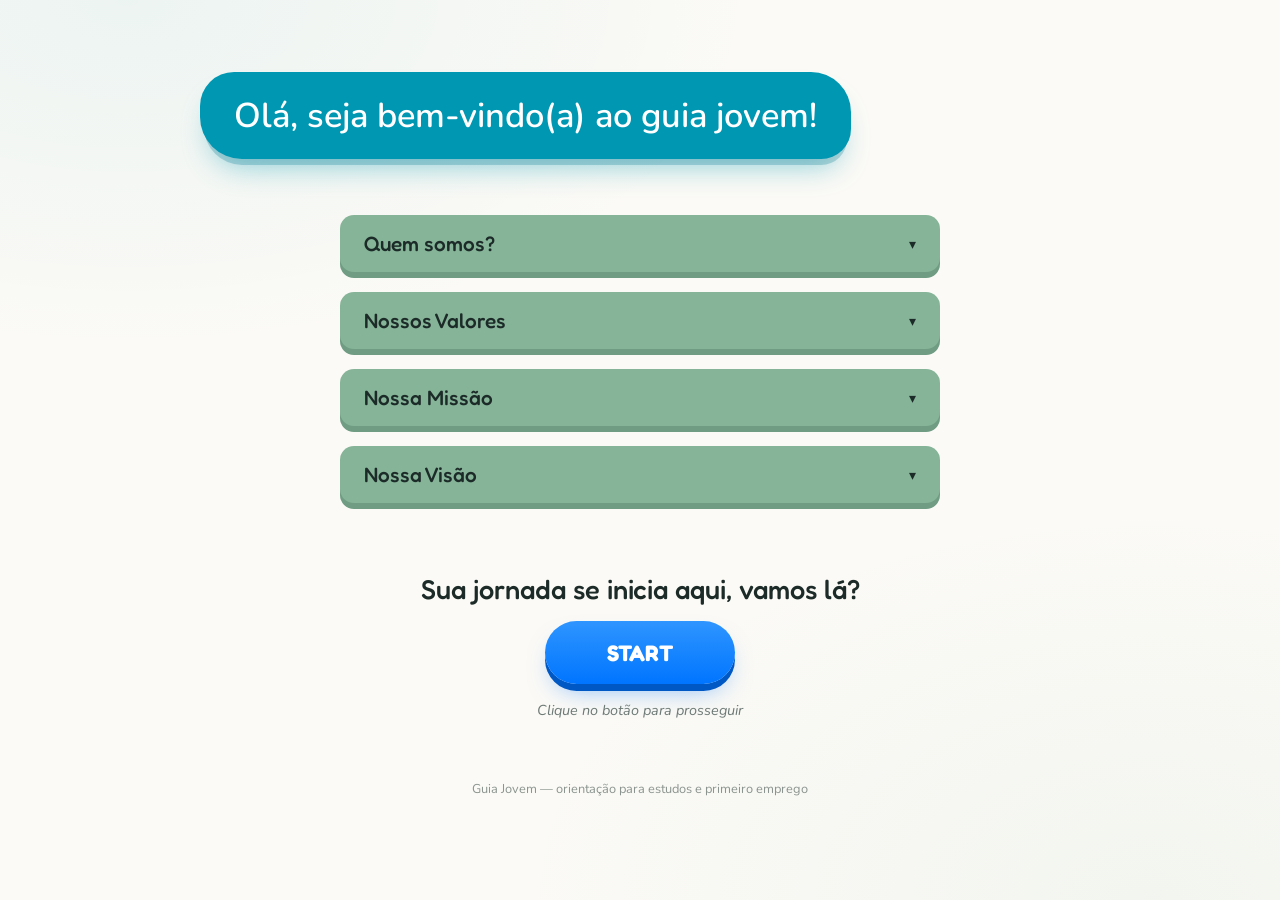
<file: index.html>
<!DOCTYPE html>
<html lang="pt-BR">
<head>
<meta charset="UTF-8">
<meta name="viewport" content="width=device-width, initial-scale=1.0">
<title>Guia Jovem</title>
<link rel="icon" type="image/png" href="favicon.png">
<link rel="preconnect" href="https://fonts.googleapis.com">
<link rel="preconnect" href="https://fonts.gstatic.com" crossorigin>
<link href="https://fonts.googleapis.com/css2?family=Fredoka:wght@400;500;600;700&family=Nunito:wght@400;600;700;800&display=swap" rel="stylesheet">
<link rel="stylesheet" href="styles.css">
</head>
<body>

<!-- ===================== SCREEN 1: WELCOME ===================== -->
<section class="screen" id="screen-welcome">

  <div class="hero">
    <div class="badge-wrap">
      <div class="badge">Olá, seja bem-vindo(a) ao guia jovem!</div>
    </div>
  </div>

  <div class="info-stack">

    <details class="info-item">
      <summary>Quem somos? <span class="chevron">▾</span></summary>
      <div class="panel-body">
        <p>Somos o Guia Jovem: um ponto de partida simples e direto para quem está decidindo os próximos passos depois do ensino médio — do vestibular ao primeiro emprego.</p>
      </div>
    </details>

    <details class="info-item">
      <summary>Nossos Valores <span class="chevron">▾</span></summary>
      <div class="panel-body">
        <p>Clareza, acesso e respeito pelo tempo de cada jovem. Acreditamos que informação de qualidade deve ser gratuita e fácil de entender.</p>
      </div>
    </details>

    <details class="info-item">
      <summary>Nossa Missão <span class="chevron">▾</span></summary>
      <div class="panel-body">
        <p>Reunir em um só lugar os caminhos para estudar, se qualificar e entrar no mercado de trabalho, sem enrolação.</p>
      </div>
    </details>

    <details class="info-item">
      <summary>Nossa Visão <span class="chevron">▾</span></summary>
      <div class="panel-body">
        <p>Ser a primeira referência de quem está começando essa jornada, em qualquer cidade do Brasil.</p>
      </div>
    </details>

  </div>

  <div class="cta-wrap">
    <div class="cta-question">Sua jornada se inicia aqui, vamos lá?</div>
    <button class="start-btn" id="startBtn">START</button>
    <div class="cta-hint">Clique no botão para prosseguir</div>
  </div>

  <footer>Guia Jovem — orientação para estudos e primeiro emprego</footer>
</section>

<script src="script.js" defer></script>
</body>
</html>
</file>
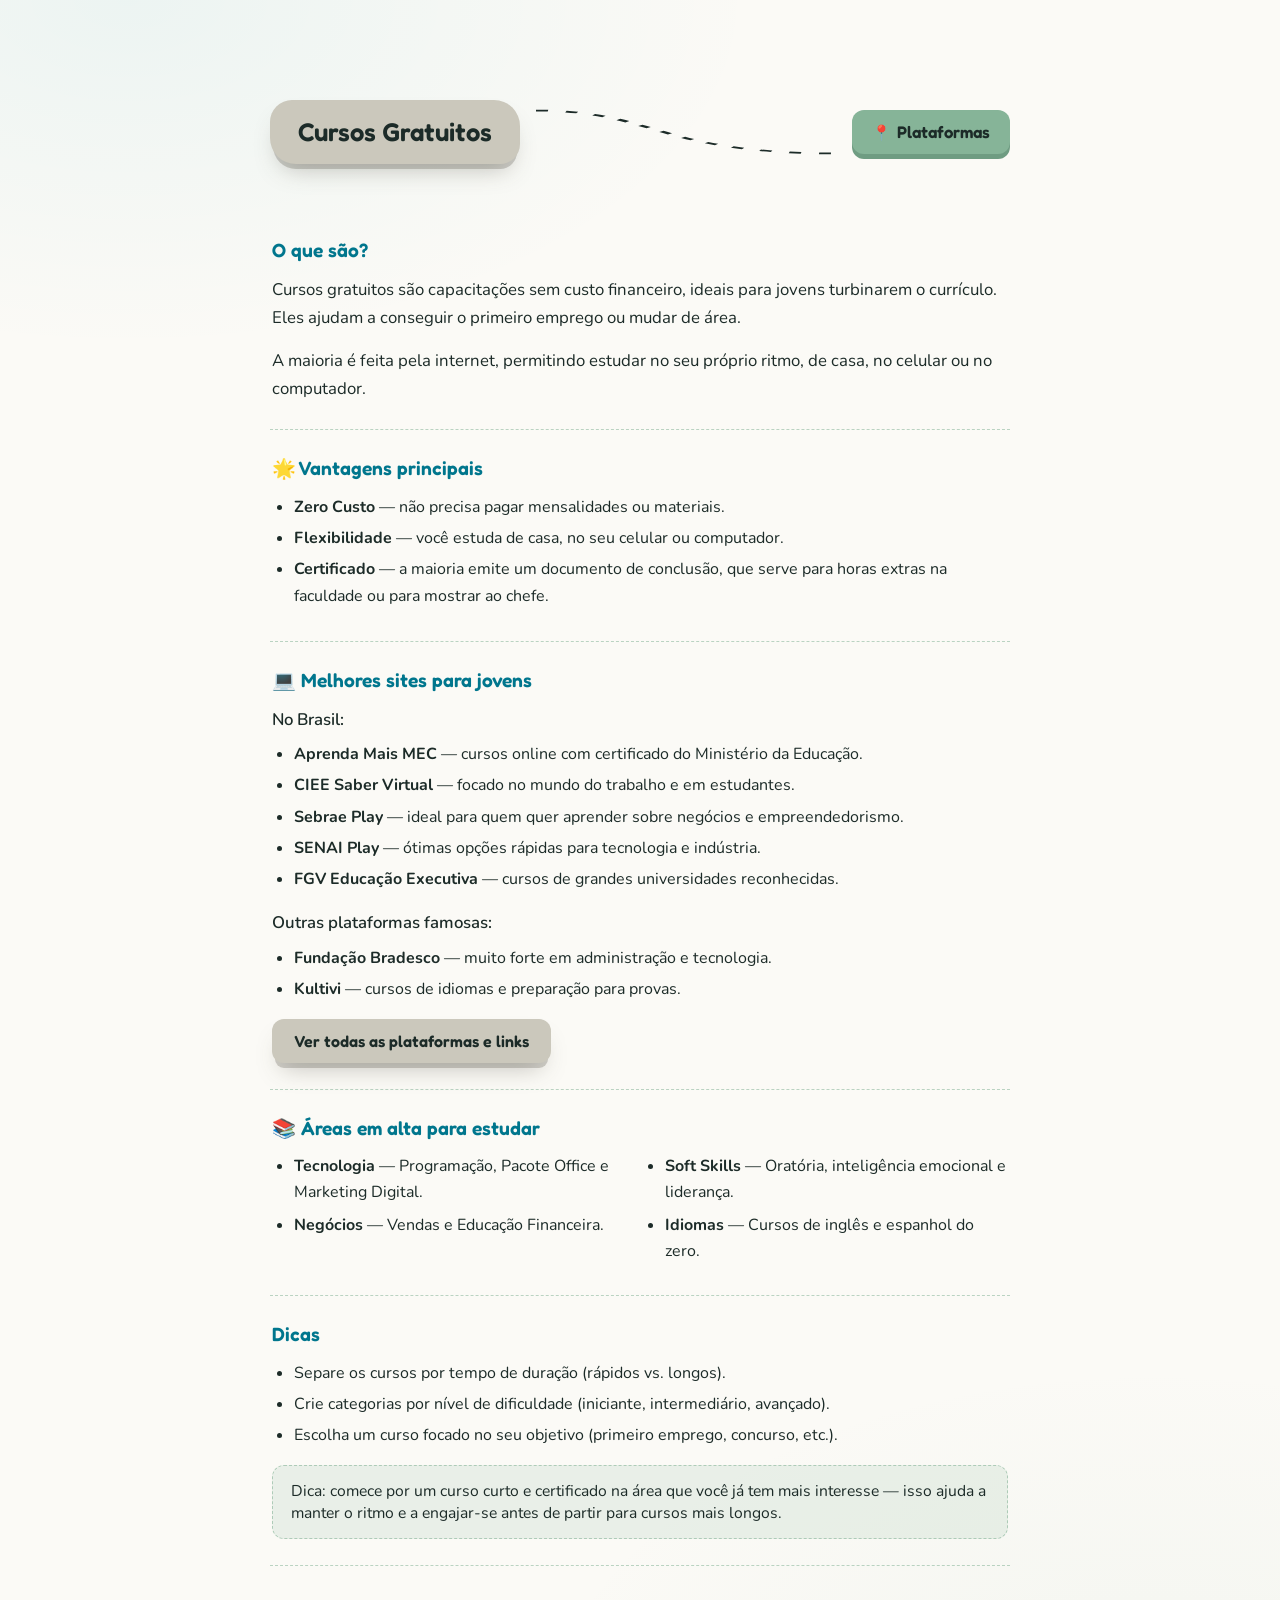
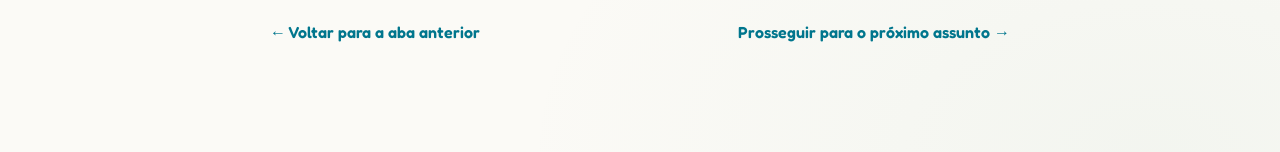
<file: cursos-gratuitos.html>
<!DOCTYPE html>
<html lang="pt-BR">
<head>
<meta charset="UTF-8">
<meta name="viewport" content="width=device-width, initial-scale=1.0">
<title>Cursos Gratuitos · Guia Jovem</title>
<link rel="icon" type="image/png" href="favicon.png">
<link rel="preconnect" href="https://fonts.googleapis.com">
<link rel="preconnect" href="https://fonts.gstatic.com" crossorigin>
<link href="https://fonts.googleapis.com/css2?family=Fredoka:wght@400;500;600;700&family=Nunito:wght@400;600;700;800&display=swap" rel="stylesheet">
<link rel="stylesheet" href="styles.css">
</head>
<body class="p-cursos-gratuitos">
<div class="page">
  <div class="top-row">
    <!-- Coloque o arquivo da logo em: /logo.png (mesma pasta deste arquivo) -->
  </div>

  <div class="title-trail">
    <div class="badge tan">Cursos Gratuitos</div>
    <svg class="connector" viewBox="0 0 100 70" preserveAspectRatio="none" aria-hidden="true"><path d="M0,10 C 40,10 40,60 100,60" fill="none" stroke="#1c2b28" stroke-width="2" stroke-dasharray="4 6"/></svg>
    <a class="shortcut-pill" href="plataformas-cursos.html">Plataformas</a>
  </div>

  <div class="section">
    <h3>O que são?</h3>
    <p>Cursos gratuitos são capacitações sem custo financeiro, ideais para jovens turbinarem o currículo. Eles ajudam a conseguir o primeiro emprego ou mudar de área.</p>
    <p>A maioria é feita pela internet, permitindo estudar no seu próprio ritmo, de casa, no celular ou no computador.</p>
  </div>

  <div class="section">
    <h3>🌟 Vantagens principais</h3>
    <ul>
      <li><strong>Zero Custo</strong> — não precisa pagar mensalidades ou materiais.</li>
      <li><strong>Flexibilidade</strong> — você estuda de casa, no seu celular ou computador.</li>
      <li><strong>Certificado</strong> — a maioria emite um documento de conclusão, que serve para horas extras na faculdade ou para mostrar ao chefe.</li>
    </ul>
  </div>

  <div class="section">
    <h3>💻 Melhores sites para jovens</h3>
    <p class="lead-in">No Brasil:</p>
    <ul>
      <li><strong>Aprenda Mais MEC</strong> — cursos online com certificado do Ministério da Educação.</li>
      <li><strong>CIEE Saber Virtual</strong> — focado no mundo do trabalho e em estudantes.</li>
      <li><strong>Sebrae Play</strong> — ideal para quem quer aprender sobre negócios e empreendedorismo.</li>
      <li><strong>SENAI Play</strong> — ótimas opções rápidas para tecnologia e indústria.</li>
      <li><strong>FGV Educação Executiva</strong> — cursos de grandes universidades reconhecidas.</li>
    </ul>
    <p class="lead-in">Outras plataformas famosas:</p>
    <ul>
      <li><strong>Fundação Bradesco</strong> — muito forte em administração e tecnologia.</li>
      <li><strong>Kultivi</strong> — cursos de idiomas e preparação para provas.</li>
    </ul>
    <div class="links-row"><a class="ext-link" href="plataformas-cursos.html">Ver todas as plataformas e links</a></div>
  </div>

  <div class="section">
    <h3>📚 Áreas em alta para estudar</h3>
    <ul class="cotas-grid">
      <li><strong>Tecnologia</strong> — Programação, Pacote Office e Marketing Digital.</li>
      <li><strong>Soft Skills</strong> — Oratória, inteligência emocional e liderança.</li>
      <li><strong>Negócios</strong> — Vendas e Educação Financeira.</li>
      <li><strong>Idiomas</strong> — Cursos de inglês e espanhol do zero.</li>
    </ul>
  </div>

  <div class="section">
    <h3>Dicas</h3>
    <ul>
      <li>Separe os cursos por tempo de duração (rápidos vs. longos).</li>
      <li>Crie categorias por nível de dificuldade (iniciante, intermediário, avançado).</li>
      <li>Escolha um curso focado no seu objetivo (primeiro emprego, concurso, etc.).</li>
    </ul>
    <div class="tip">Dica: comece por um curso curto e certificado na área que você já tem mais interesse — isso ajuda a manter o ritmo e a engajar-se antes de partir para cursos mais longos.</div>
  </div>

  <div class="page-nav">
    <a class="back" href="fies.html">← Voltar para a aba anterior</a>
    <a class="next" href="plataformas-cursos.html">Prosseguir para o próximo assunto →</a>
  </div>

</div>
<script src="script.js" defer></script>
</body>
</html>
</file>
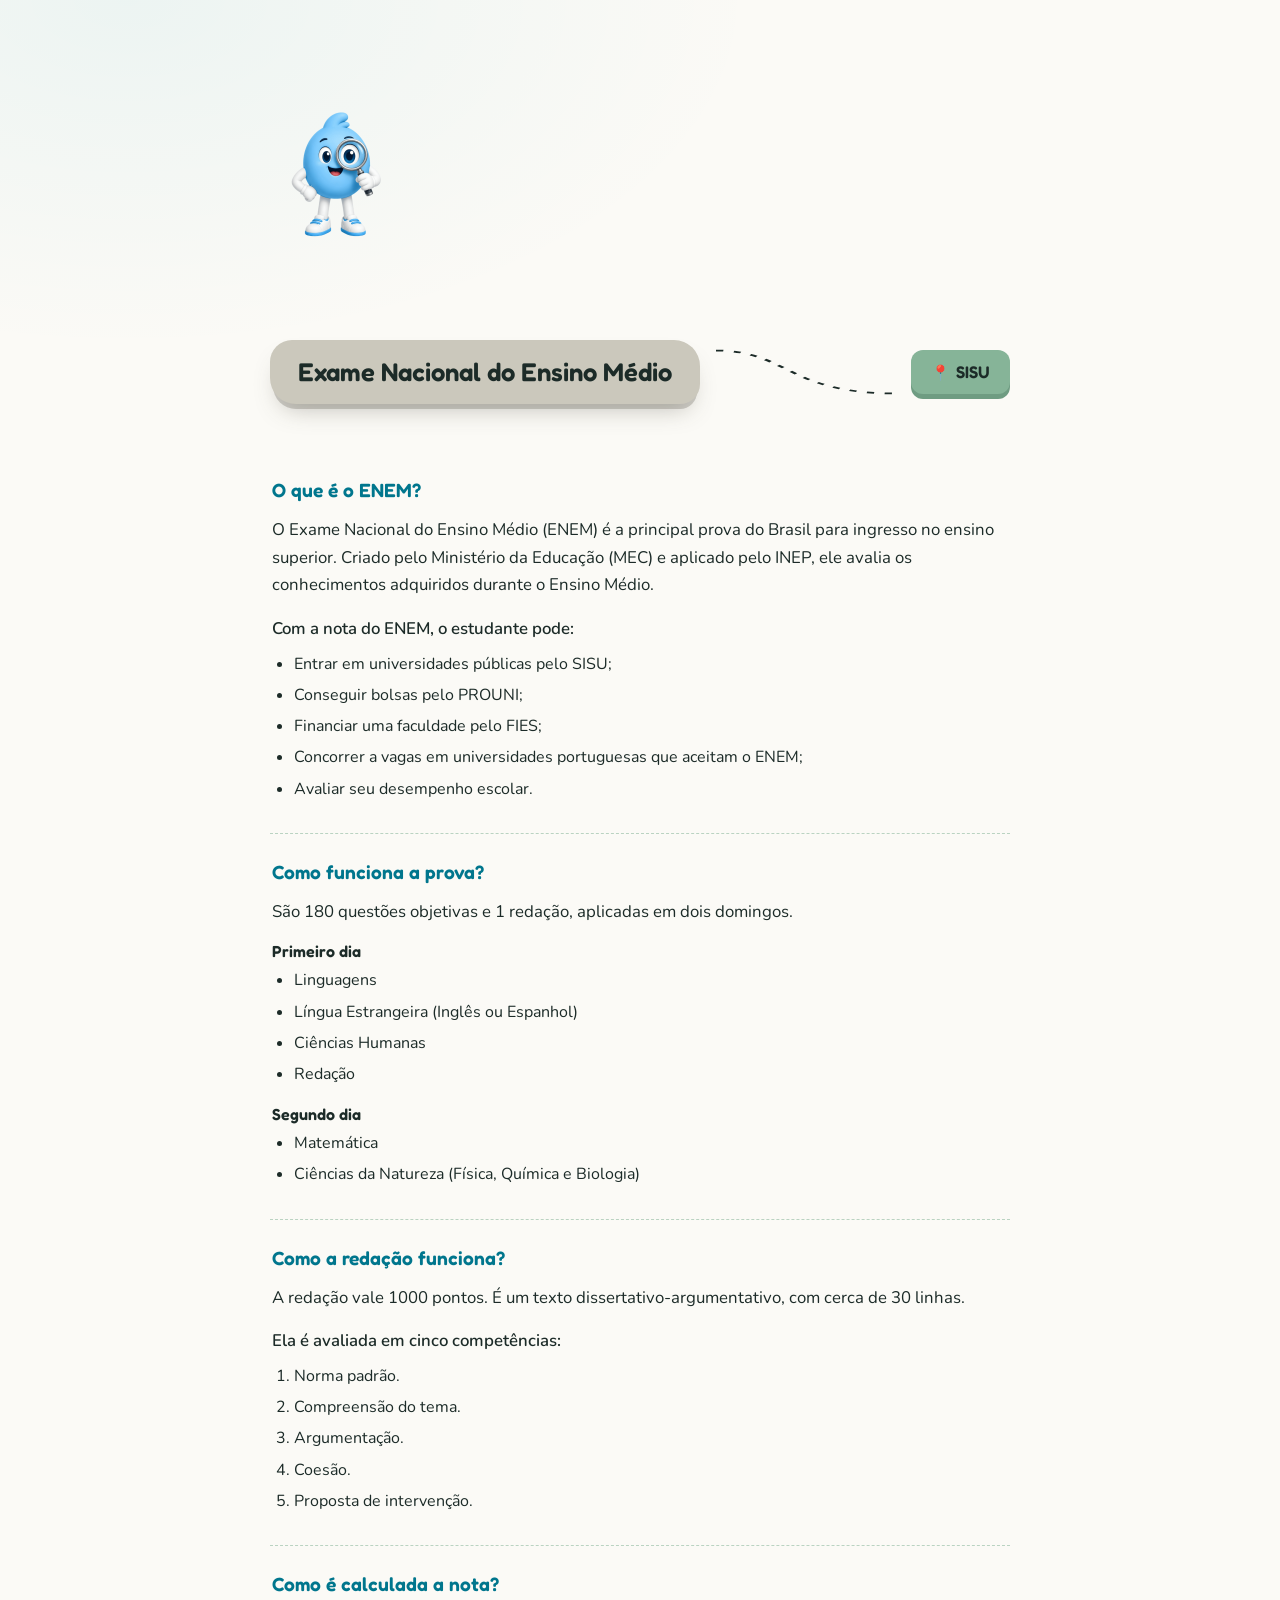
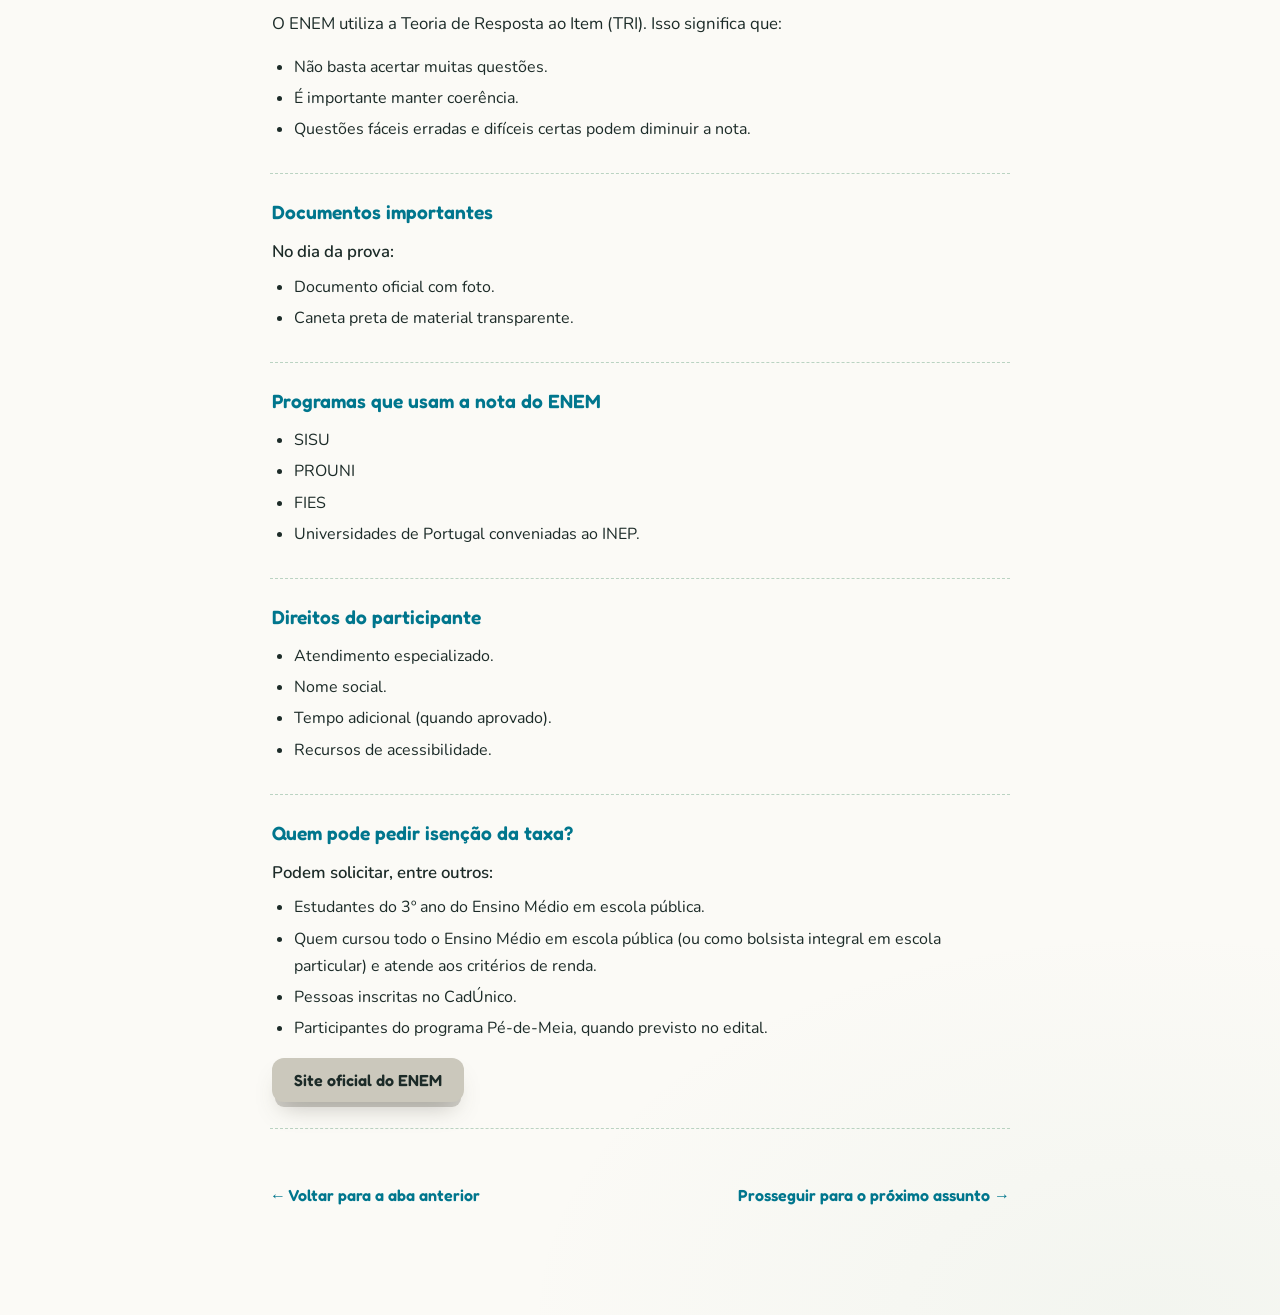
<file: enem.html>
<!DOCTYPE html>
<html lang="pt-BR">
<head>
<meta charset="UTF-8">
<meta name="viewport" content="width=device-width, initial-scale=1.0">
<title>ENEM · Guia Jovem</title>
<link rel="icon" type="image/png" href="favicon.png">
<link rel="preconnect" href="https://fonts.googleapis.com">
<link rel="preconnect" href="https://fonts.gstatic.com" crossorigin>
<link href="https://fonts.googleapis.com/css2?family=Fredoka:wght@400;500;600;700&family=Nunito:wght@400;600;700;800&display=swap" rel="stylesheet">
<link rel="stylesheet" href="styles.css">
</head>
<body class="p-enem">
<div class="page">
  <div class="top-row">
    <!-- Coloque o arquivo em: /mascote.png (mesma pasta deste arquivo) -->
    <img class="logo" src="mascote.png" alt="Guia Jovem">
  </div>

  <div class="title-trail">
    <div class="badge">Exame Nacional do Ensino Médio</div>
    <svg class="connector" viewBox="0 0 100 70" preserveAspectRatio="none" aria-hidden="true"><path d="M0,10 C 40,10 40,60 100,60" fill="none" stroke="#1c2b28" stroke-width="2" stroke-dasharray="4 6"/></svg>
    <a class="shortcut-pill" href="sisu.html">SISU</a>
  </div>

  <div class="section">
    <h3>O que é o ENEM?</h3>
    <p>O Exame Nacional do Ensino Médio (ENEM) é a principal prova do Brasil para ingresso no ensino superior. Criado pelo Ministério da Educação (MEC) e aplicado pelo INEP, ele avalia os conhecimentos adquiridos durante o Ensino Médio.</p>
    <p class="lead-in">Com a nota do ENEM, o estudante pode:</p>
    <ul>
      <li>Entrar em universidades públicas pelo SISU;</li>
      <li>Conseguir bolsas pelo PROUNI;</li>
      <li>Financiar uma faculdade pelo FIES;</li>
      <li>Concorrer a vagas em universidades portuguesas que aceitam o ENEM;</li>
      <li>Avaliar seu desempenho escolar.</li>
    </ul>
  </div>

  <div class="section">
    <h3>Como funciona a prova?</h3>
    <p>São 180 questões objetivas e 1 redação, aplicadas em dois domingos.</p>
    <div class="sub-label">Primeiro dia</div>
    <ul>
      <li>Linguagens</li>
      <li>Língua Estrangeira (Inglês ou Espanhol)</li>
      <li>Ciências Humanas</li>
      <li>Redação</li>
    </ul>
    <div class="sub-label">Segundo dia</div>
    <ul>
      <li>Matemática</li>
      <li>Ciências da Natureza (Física, Química e Biologia)</li>
    </ul>
  </div>

  <div class="section">
    <h3>Como a redação funciona?</h3>
    <p>A redação vale 1000 pontos. É um texto dissertativo-argumentativo, com cerca de 30 linhas.</p>
    <p class="lead-in">Ela é avaliada em cinco competências:</p>
    <ol>
      <li>Norma padrão.</li>
      <li>Compreensão do tema.</li>
      <li>Argumentação.</li>
      <li>Coesão.</li>
      <li>Proposta de intervenção.</li>
    </ol>
  </div>

  <div class="section">
    <h3>Como é calculada a nota?</h3>
    <p>O ENEM utiliza a Teoria de Resposta ao Item (TRI). Isso significa que:</p>
    <ul>
      <li>Não basta acertar muitas questões.</li>
      <li>É importante manter coerência.</li>
      <li>Questões fáceis erradas e difíceis certas podem diminuir a nota.</li>
    </ul>
  </div>

  <div class="section">
    <h3>Documentos importantes</h3>
    <p class="lead-in">No dia da prova:</p>
    <ul>
      <li>Documento oficial com foto.</li>
      <li>Caneta preta de material transparente.</li>
    </ul>
  </div>

  <div class="section">
    <h3>Programas que usam a nota do ENEM</h3>
    <ul>
      <li>SISU</li>
      <li>PROUNI</li>
      <li>FIES</li>
      <li>Universidades de Portugal conveniadas ao INEP.</li>
    </ul>
  </div>

  <div class="section">
    <h3>Direitos do participante</h3>
    <ul>
      <li>Atendimento especializado.</li>
      <li>Nome social.</li>
      <li>Tempo adicional (quando aprovado).</li>
      <li>Recursos de acessibilidade.</li>
    </ul>
  </div>

  <div class="section">
    <h3>Quem pode pedir isenção da taxa?</h3>
    <p class="lead-in">Podem solicitar, entre outros:</p>
    <ul>
      <li>Estudantes do 3º ano do Ensino Médio em escola pública.</li>
      <li>Quem cursou todo o Ensino Médio em escola pública (ou como bolsista integral em escola particular) e atende aos critérios de renda.</li>
      <li>Pessoas inscritas no CadÚnico.</li>
      <li>Participantes do programa Pé-de-Meia, quando previsto no edital.</li>
    </ul>
    <div class="links-row"><a class="ext-link" href="https://www.gov.br/inep/pt-br/areas-de-atuacao/avaliacao-e-exames-educacionais/enem" target="_blank" rel="noopener">Site oficial do ENEM</a></div>
  </div>

  <div class="page-nav">
    <a class="back" href="trilha.html">← Voltar para a aba anterior</a>
    <a class="next" href="sisu.html">Prosseguir para o próximo assunto →</a>
  </div>

</div>
<script src="script.js" defer></script>
</body>
</html>
</file>
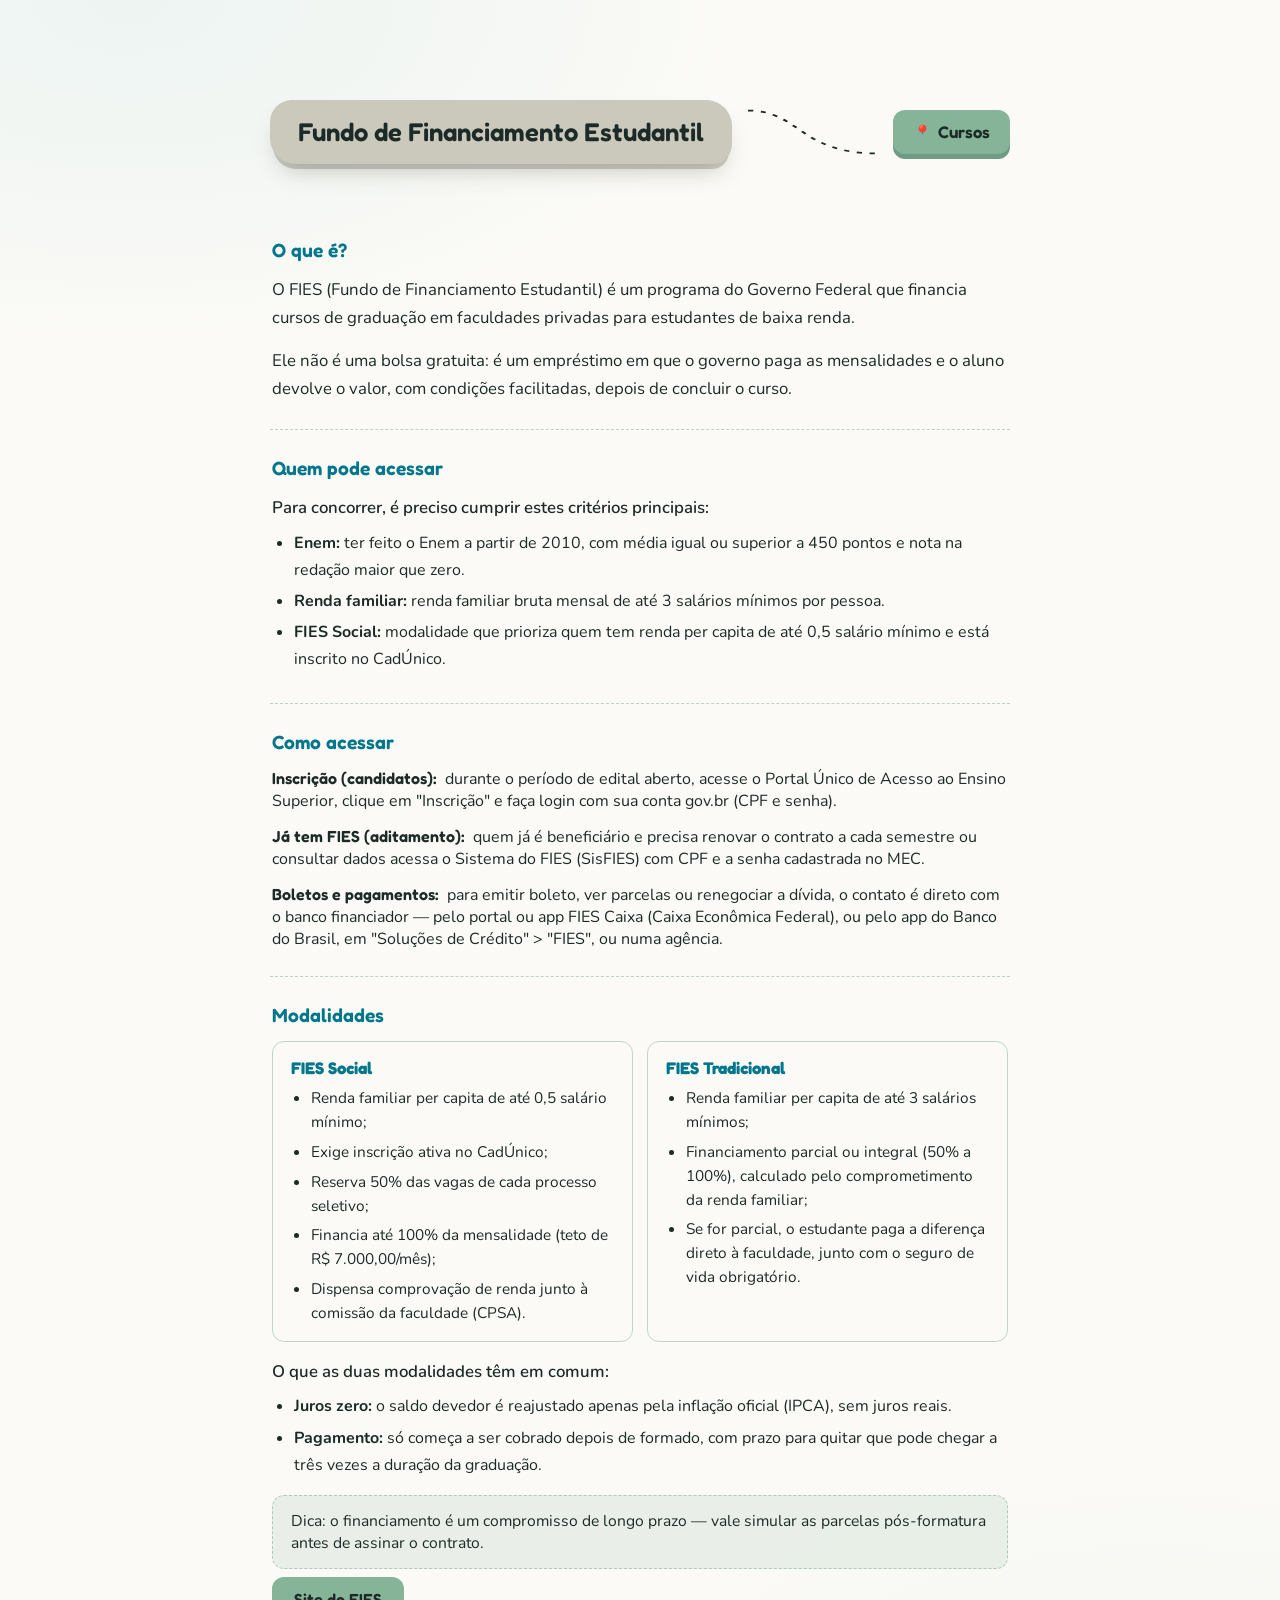
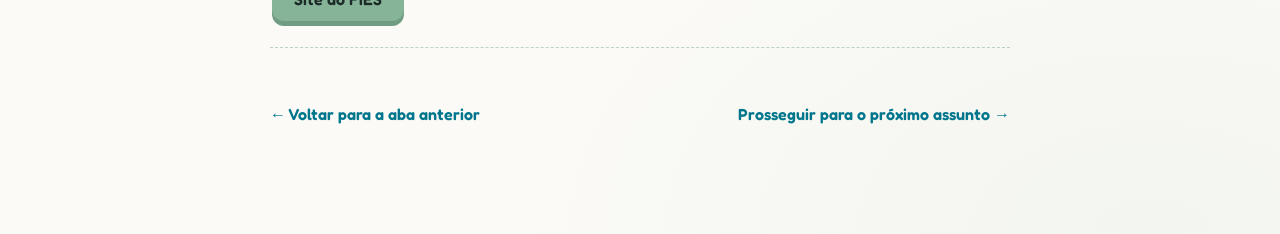
<file: fies.html>
<!DOCTYPE html>
<html lang="pt-BR">
<head>
<meta charset="UTF-8">
<meta name="viewport" content="width=device-width, initial-scale=1.0">
<title>FIES · Guia Jovem</title>
<link rel="icon" type="image/png" href="favicon.png">
<link rel="preconnect" href="https://fonts.googleapis.com">
<link rel="preconnect" href="https://fonts.gstatic.com" crossorigin>
<link href="https://fonts.googleapis.com/css2?family=Fredoka:wght@400;500;600;700&family=Nunito:wght@400;600;700;800&display=swap" rel="stylesheet">
<link rel="stylesheet" href="styles.css">
</head>
<body class="p-fies">
<div class="page">
  <div class="top-row"></div>

  <div class="title-trail">
    <div class="badge tan">Fundo de Financiamento Estudantil</div>
    <svg class="connector" viewBox="0 0 100 70" preserveAspectRatio="none" aria-hidden="true"><path d="M0,10 C 40,10 40,60 100,60" fill="none" stroke="#1c2b28" stroke-width="2" stroke-dasharray="4 6"/></svg>
    <a class="shortcut-pill" href="cursos-gratuitos.html">Cursos</a>
  </div>

  <div class="section">
    <h3>O que é?</h3>
    <p>O FIES (Fundo de Financiamento Estudantil) é um programa do Governo Federal que financia cursos de graduação em faculdades privadas para estudantes de baixa renda.</p>
    <p>Ele não é uma bolsa gratuita: é um empréstimo em que o governo paga as mensalidades e o aluno devolve o valor, com condições facilitadas, depois de concluir o curso.</p>
  </div>

  <div class="section">
    <h3>Quem pode acessar</h3>
    <p class="lead-in">Para concorrer, é preciso cumprir estes critérios principais:</p>
    <ul>
      <li><strong>Enem:</strong> ter feito o Enem a partir de 2010, com média igual ou superior a 450 pontos e nota na redação maior que zero.</li>
      <li><strong>Renda familiar:</strong> renda familiar bruta mensal de até 3 salários mínimos por pessoa.</li>
      <li><strong>FIES Social:</strong> modalidade que prioriza quem tem renda per capita de até 0,5 salário mínimo e está inscrito no CadÚnico.</li>
    </ul>
  </div>

  <div class="section">
    <h3>Como acessar</h3>
    <div class="step">
      <span class="step-label">Inscrição (candidatos):</span>
      durante o período de edital aberto, acesse o Portal Único de Acesso ao Ensino Superior, clique em "Inscrição" e faça login com sua conta gov.br (CPF e senha).
    </div>
    <div class="step">
      <span class="step-label">Já tem FIES (aditamento):</span>
      quem já é beneficiário e precisa renovar o contrato a cada semestre ou consultar dados acessa o Sistema do FIES (SisFIES) com CPF e a senha cadastrada no MEC.
    </div>
    <div class="step">
      <span class="step-label">Boletos e pagamentos:</span>
      para emitir boleto, ver parcelas ou renegociar a dívida, o contato é direto com o banco financiador — pelo portal ou app FIES Caixa (Caixa Econômica Federal), ou pelo app do Banco do Brasil, em "Soluções de Crédito" &gt; "FIES", ou numa agência.
    </div>
  </div>

  <div class="section">
    <h3>Modalidades</h3>
    <div class="compare-grid">
      <div class="compare-card">
        <span class="num">FIES Social</span>
        <ul>
          <li>Renda familiar per capita de até 0,5 salário mínimo;</li>
          <li>Exige inscrição ativa no CadÚnico;</li>
          <li>Reserva 50% das vagas de cada processo seletivo;</li>
          <li>Financia até 100% da mensalidade (teto de R$ 7.000,00/mês);</li>
          <li>Dispensa comprovação de renda junto à comissão da faculdade (CPSA).</li>
        </ul>
      </div>
      <div class="compare-card">
        <span class="num">FIES Tradicional</span>
        <ul>
          <li>Renda familiar per capita de até 3 salários mínimos;</li>
          <li>Financiamento parcial ou integral (50% a 100%), calculado pelo comprometimento da renda familiar;</li>
          <li>Se for parcial, o estudante paga a diferença direto à faculdade, junto com o seguro de vida obrigatório.</li>
        </ul>
      </div>
    </div>
    <p class="lead-in">O que as duas modalidades têm em comum:</p>
    <ul>
      <li><strong>Juros zero:</strong> o saldo devedor é reajustado apenas pela inflação oficial (IPCA), sem juros reais.</li>
      <li><strong>Pagamento:</strong> só começa a ser cobrado depois de formado, com prazo para quitar que pode chegar a três vezes a duração da graduação.</li>
    </ul>
    <div class="tip">Dica: o financiamento é um compromisso de longo prazo — vale simular as parcelas pós-formatura antes de assinar o contrato.</div>
    <div class="links-row"><a class="ext-link" href="https://www.gov.br/fies" target="_blank" rel="noopener">Site do FIES</a></div>
  </div>

  <div class="page-nav">
    <a class="back" href="prouni.html">← Voltar para a aba anterior</a>
    <a class="next" href="cursos-gratuitos.html">Prosseguir para o próximo assunto →</a>
  </div>

</div>
<script src="script.js" defer></script>
</body>
</html>
</file>
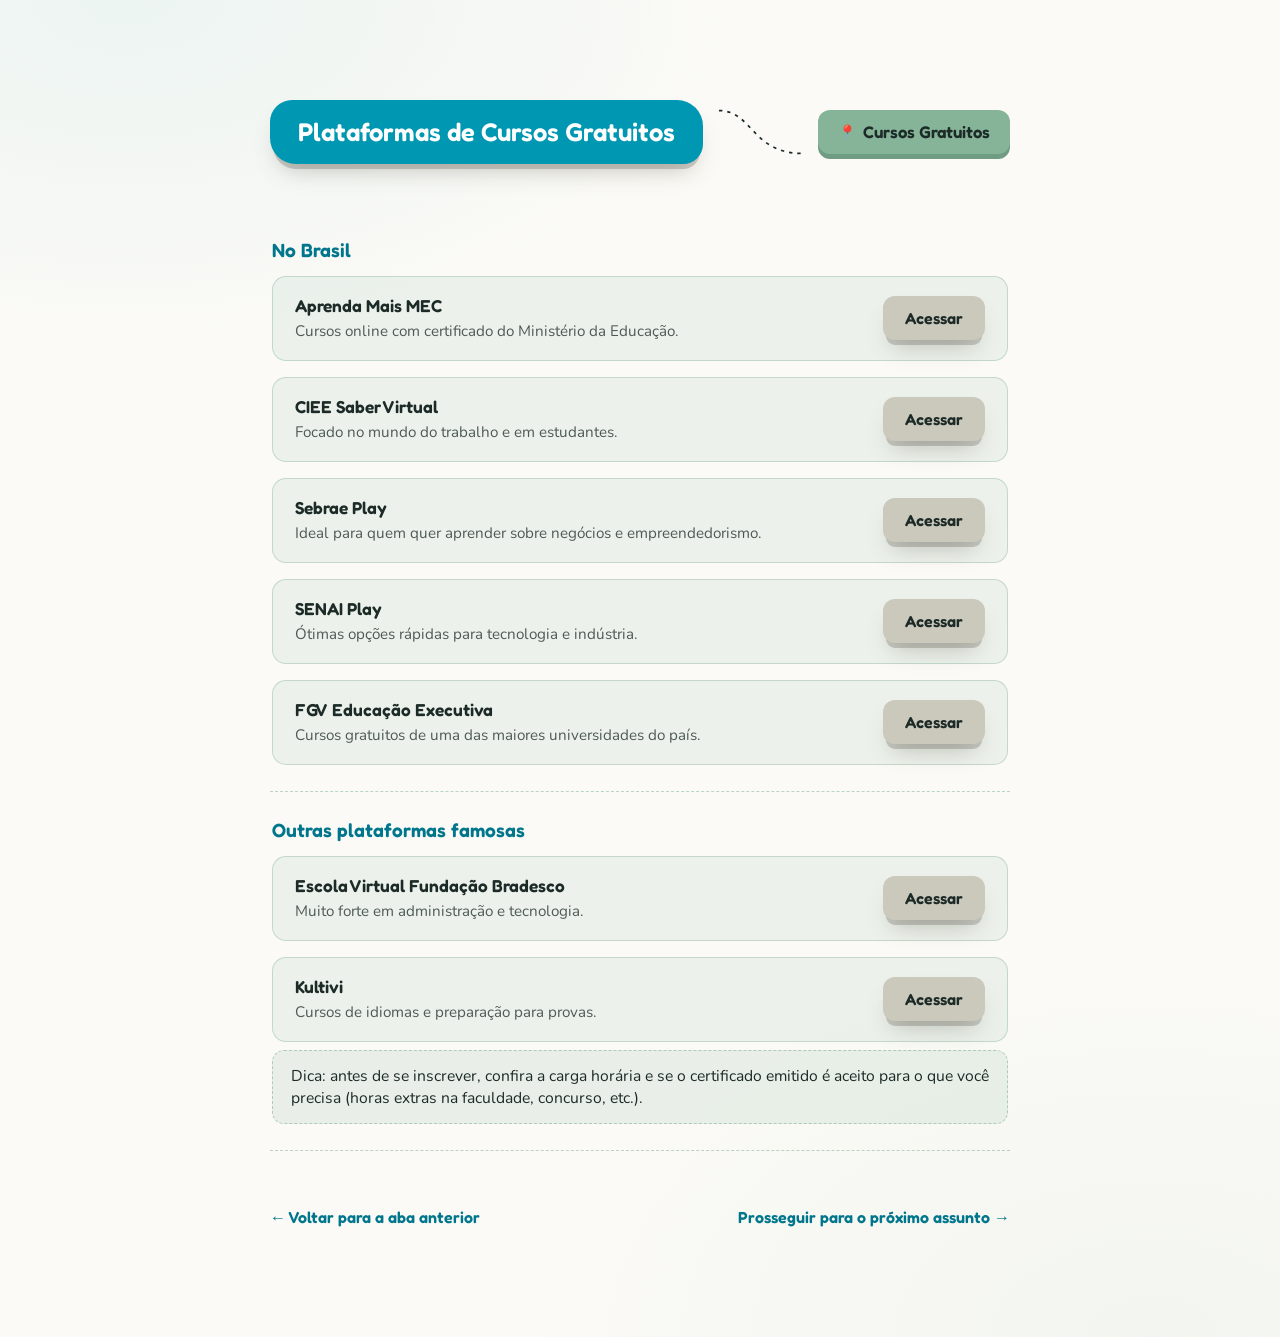
<file: plataformas-cursos.html>
<!DOCTYPE html>
<html lang="pt-BR">
<head>
<meta charset="UTF-8">
<meta name="viewport" content="width=device-width, initial-scale=1.0">
<title>Plataformas de Cursos · Guia Jovem</title>
<link rel="icon" type="image/png" href="favicon.png">
<link rel="preconnect" href="https://fonts.googleapis.com">
<link rel="preconnect" href="https://fonts.gstatic.com" crossorigin>
<link href="https://fonts.googleapis.com/css2?family=Fredoka:wght@400;500;600;700&family=Nunito:wght@400;600;700;800&display=swap" rel="stylesheet">
<link rel="stylesheet" href="styles.css">
</head>
<body class="p-plataformas-cursos">
<div class="page">
  <div class="top-row">
    <!-- Coloque o arquivo da logo em: /logo.png (mesma pasta deste arquivo) -->
  </div>

  <div class="title-trail">
    <div class="badge">Plataformas de Cursos Gratuitos</div>
    <svg class="connector" viewBox="0 0 100 70" preserveAspectRatio="none" aria-hidden="true"><path d="M0,10 C 40,10 40,60 100,60" fill="none" stroke="#1c2b28" stroke-width="2" stroke-dasharray="4 6"/></svg>
    <a class="shortcut-pill" href="cursos-gratuitos.html">Cursos Gratuitos</a>
  </div>

  <div class="section">
    <h3>No Brasil</h3>
    <div class="platform-list">

      <div class="platform-card">
        <div class="info">
          <strong>Aprenda Mais MEC</strong>
          <span>Cursos online com certificado do Ministério da Educação.</span>
        </div>
        <a class="ext-link" href="https://aprendamais.mec.gov.br/" target="_blank" rel="noopener">Acessar</a>
      </div>

      <div class="platform-card">
        <div class="info">
          <strong>CIEE Saber Virtual</strong>
          <span>Focado no mundo do trabalho e em estudantes.</span>
        </div>
        <a class="ext-link" href="https://portal.ciee.org.br/saber-virtual/" target="_blank" rel="noopener">Acessar</a>
      </div>

      <div class="platform-card">
        <div class="info">
          <strong>Sebrae Play</strong>
          <span>Ideal para quem quer aprender sobre negócios e empreendedorismo.</span>
        </div>
        <a class="ext-link" href="https://sebraeplay.com.br/" target="_blank" rel="noopener">Acessar</a>
      </div>

      <div class="platform-card">
        <div class="info">
          <strong>SENAI Play</strong>
          <span>Ótimas opções rápidas para tecnologia e indústria.</span>
        </div>
        <a class="ext-link" href="https://www.senaiplay.com.br/" target="_blank" rel="noopener">Acessar</a>
      </div>

      <div class="platform-card">
        <div class="info">
          <strong>FGV Educação Executiva</strong>
          <span>Cursos gratuitos de uma das maiores universidades do país.</span>
        </div>
        <a class="ext-link" href="https://educacao-executiva.fgv.br/cursos/gratuitos" target="_blank" rel="noopener">Acessar</a>
      </div>

    </div>
  </div>

  <div class="section">
    <h3>Outras plataformas famosas</h3>
    <div class="platform-list">

      <div class="platform-card">
        <div class="info">
          <strong>Escola Virtual Fundação Bradesco</strong>
          <span>Muito forte em administração e tecnologia.</span>
        </div>
        <a class="ext-link" href="https://www.ev.org.br/" target="_blank" rel="noopener">Acessar</a>
      </div>

      <div class="platform-card">
        <div class="info">
          <strong>Kultivi</strong>
          <span>Cursos de idiomas e preparação para provas.</span>
        </div>
        <a class="ext-link" href="https://kultivi.com/" target="_blank" rel="noopener">Acessar</a>
      </div>

    </div>
    <div class="tip">Dica: antes de se inscrever, confira a carga horária e se o certificado emitido é aceito para o que você precisa (horas extras na faculdade, concurso, etc.).</div>
  </div>

  <div class="page-nav">
    <a class="back" href="cursos-gratuitos.html">← Voltar para a aba anterior</a>
    <a class="next" href="primeiro-emprego.html">Prosseguir para o próximo assunto →</a>
  </div>

</div>
<script src="script.js" defer></script>
</body>
</html>
</file>
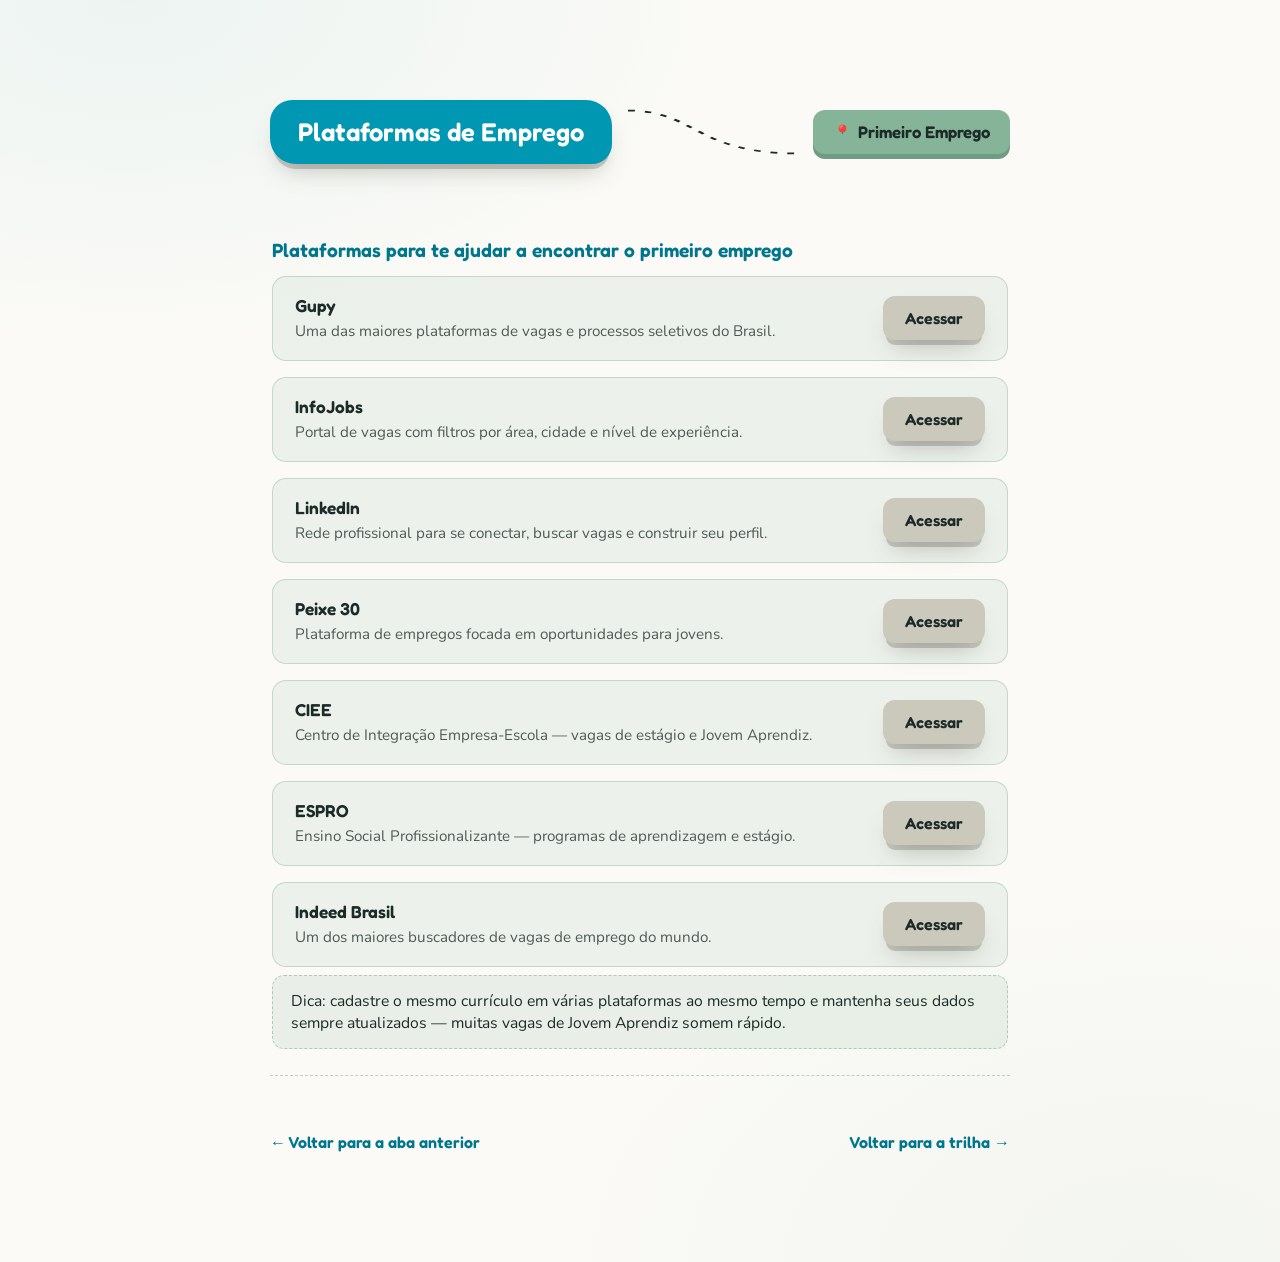
<file: plataformas-emprego.html>
<!DOCTYPE html>
<html lang="pt-BR">
<head>
<meta charset="UTF-8">
<meta name="viewport" content="width=device-width, initial-scale=1.0">
<title>Plataformas de Emprego · Guia Jovem</title>
<link rel="icon" type="image/png" href="favicon.png">
<link rel="preconnect" href="https://fonts.googleapis.com">
<link rel="preconnect" href="https://fonts.gstatic.com" crossorigin>
<link href="https://fonts.googleapis.com/css2?family=Fredoka:wght@400;500;600;700&family=Nunito:wght@400;600;700;800&display=swap" rel="stylesheet">
<link rel="stylesheet" href="styles.css">
</head>
<body class="p-plataformas-emprego">
<div class="page">
  <div class="top-row">
    <!-- Coloque o arquivo da logo em: /logo.png (mesma pasta deste arquivo) -->
  </div>

  <div class="title-trail">
    <div class="badge">Plataformas de Emprego</div>
    <svg class="connector" viewBox="0 0 100 70" preserveAspectRatio="none" aria-hidden="true"><path d="M0,10 C 40,10 40,60 100,60" fill="none" stroke="#1c2b28" stroke-width="2" stroke-dasharray="4 6"/></svg>
    <a class="shortcut-pill" href="primeiro-emprego.html">Primeiro Emprego</a>
  </div>

  <div class="section">
    <h3>Plataformas para te ajudar a encontrar o primeiro emprego</h3>
    <div class="platform-list">

      <div class="platform-card">
        <div class="info">
          <strong>Gupy</strong>
          <span>Uma das maiores plataformas de vagas e processos seletivos do Brasil.</span>
        </div>
        <a class="ext-link" href="https://www.gupy.io/" target="_blank" rel="noopener">Acessar</a>
      </div>

      <div class="platform-card">
        <div class="info">
          <strong>InfoJobs</strong>
          <span>Portal de vagas com filtros por área, cidade e nível de experiência.</span>
        </div>
        <a class="ext-link" href="https://www.infojobs.com.br/" target="_blank" rel="noopener">Acessar</a>
      </div>

      <div class="platform-card">
        <div class="info">
          <strong>LinkedIn</strong>
          <span>Rede profissional para se conectar, buscar vagas e construir seu perfil.</span>
        </div>
        <a class="ext-link" href="https://www.linkedin.com/" target="_blank" rel="noopener">Acessar</a>
      </div>

      <div class="platform-card">
        <div class="info">
          <strong>Peixe 30</strong>
          <span>Plataforma de empregos focada em oportunidades para jovens.</span>
        </div>
        <a class="ext-link" href="https://www.peixe30.com.br/" target="_blank" rel="noopener">Acessar</a>
      </div>

      <div class="platform-card">
        <div class="info">
          <strong>CIEE</strong>
          <span>Centro de Integração Empresa-Escola — vagas de estágio e Jovem Aprendiz.</span>
        </div>
        <a class="ext-link" href="https://portal.ciee.org.br/" target="_blank" rel="noopener">Acessar</a>
      </div>

      <div class="platform-card">
        <div class="info">
          <strong>ESPRO</strong>
          <span>Ensino Social Profissionalizante — programas de aprendizagem e estágio.</span>
        </div>
        <a class="ext-link" href="https://www.espro.org.br/" target="_blank" rel="noopener">Acessar</a>
      </div>

      <div class="platform-card">
        <div class="info">
          <strong>Indeed Brasil</strong>
          <span>Um dos maiores buscadores de vagas de emprego do mundo.</span>
        </div>
        <a class="ext-link" href="https://br.indeed.com/" target="_blank" rel="noopener">Acessar</a>
      </div>

    </div>
    <div class="tip">Dica: cadastre o mesmo currículo em várias plataformas ao mesmo tempo e mantenha seus dados sempre atualizados — muitas vagas de Jovem Aprendiz somem rápido.</div>
  </div>

  <div class="page-nav">
    <a class="back" href="primeiro-emprego.html">← Voltar para a aba anterior</a>
    <a class="next" href="trilha.html">Voltar para a trilha →</a>
  </div>

</div>
<script src="script.js" defer></script>
</body>
</html>
</file>
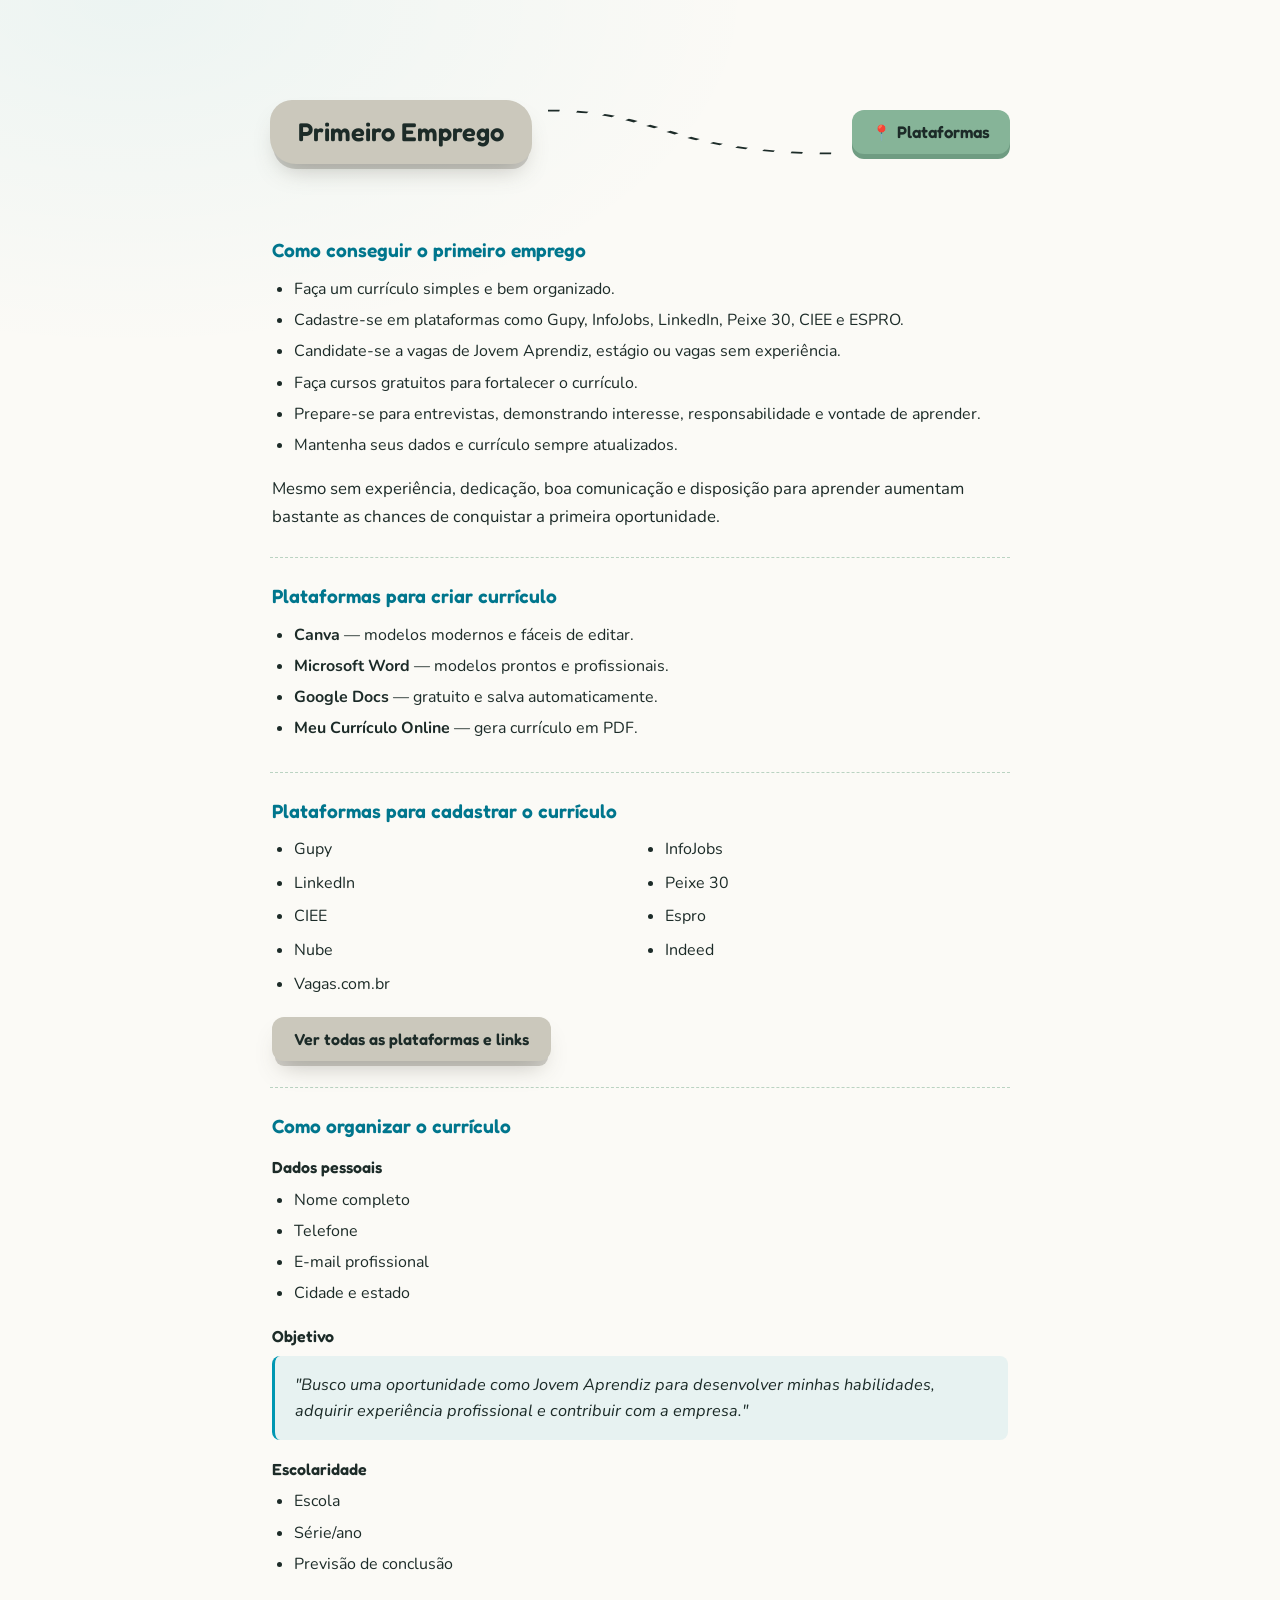
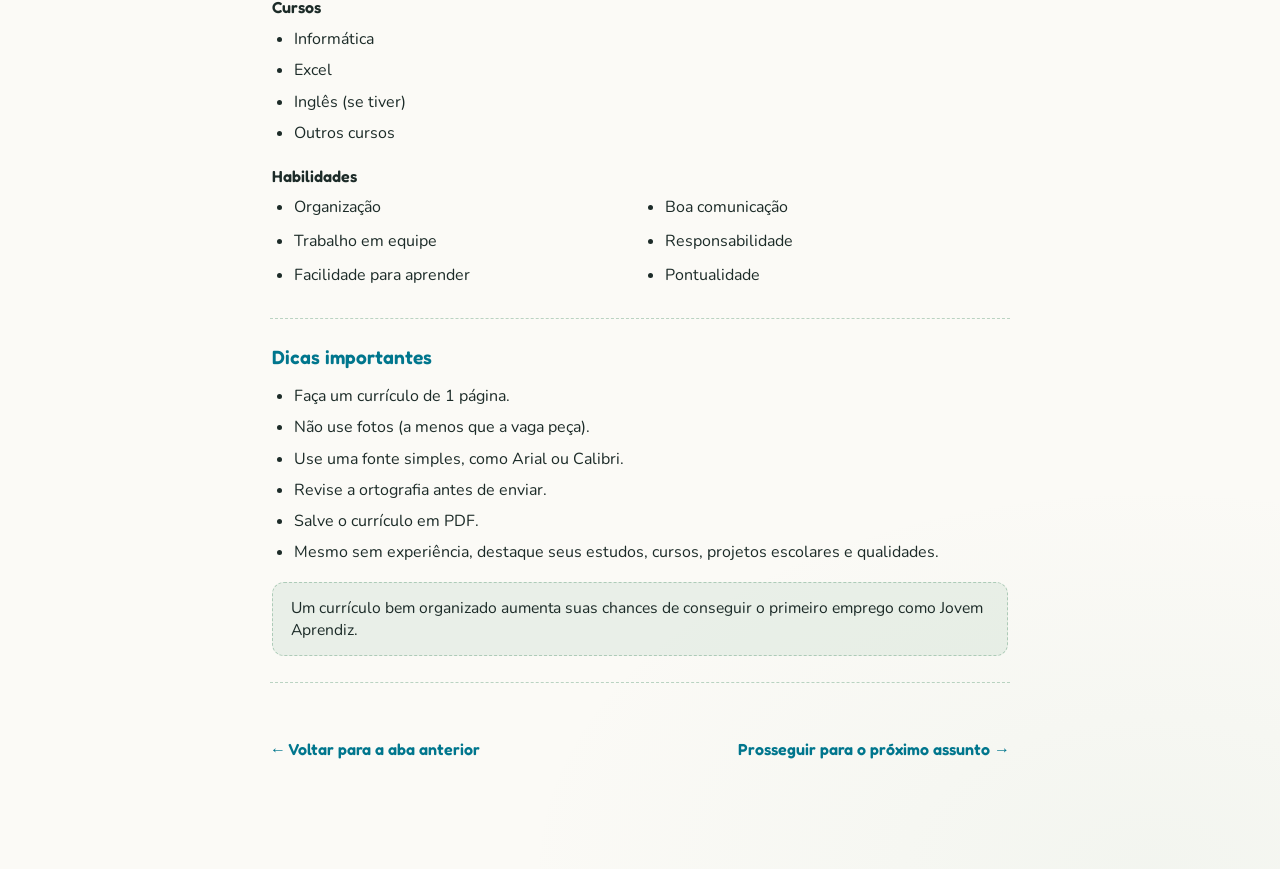
<file: primeiro-emprego.html>
<!DOCTYPE html>
<html lang="pt-BR">
<head>
<meta charset="UTF-8">
<meta name="viewport" content="width=device-width, initial-scale=1.0">
<title>Primeiro Emprego · Guia Jovem</title>
<link rel="icon" type="image/png" href="favicon.png">
<link rel="preconnect" href="https://fonts.googleapis.com">
<link rel="preconnect" href="https://fonts.gstatic.com" crossorigin>
<link href="https://fonts.googleapis.com/css2?family=Fredoka:wght@400;500;600;700&family=Nunito:wght@400;600;700;800&display=swap" rel="stylesheet">
<link rel="stylesheet" href="styles.css">
</head>
<body class="p-primeiro-emprego">
<div class="page">
  <div class="top-row">
    <!-- Coloque o arquivo da logo em: /logo.png (mesma pasta deste arquivo) -->
  </div>

  <div class="title-trail">
    <div class="badge tan">Primeiro Emprego</div>
    <svg class="connector" viewBox="0 0 100 70" preserveAspectRatio="none" aria-hidden="true"><path d="M0,10 C 40,10 40,60 100,60" fill="none" stroke="#1c2b28" stroke-width="2" stroke-dasharray="4 6"/></svg>
    <a class="shortcut-pill" href="plataformas-emprego.html">Plataformas</a>
  </div>

  <div class="section">
    <h3>Como conseguir o primeiro emprego</h3>
    <ul>
      <li>Faça um currículo simples e bem organizado.</li>
      <li>Cadastre-se em plataformas como Gupy, InfoJobs, LinkedIn, Peixe 30, CIEE e ESPRO.</li>
      <li>Candidate-se a vagas de Jovem Aprendiz, estágio ou vagas sem experiência.</li>
      <li>Faça cursos gratuitos para fortalecer o currículo.</li>
      <li>Prepare-se para entrevistas, demonstrando interesse, responsabilidade e vontade de aprender.</li>
      <li>Mantenha seus dados e currículo sempre atualizados.</li>
    </ul>
    <p>Mesmo sem experiência, dedicação, boa comunicação e disposição para aprender aumentam bastante as chances de conquistar a primeira oportunidade.</p>
  </div>

  <div class="section">
    <h3>Plataformas para criar currículo</h3>
    <ul>
      <li><strong>Canva</strong> — modelos modernos e fáceis de editar.</li>
      <li><strong>Microsoft Word</strong> — modelos prontos e profissionais.</li>
      <li><strong>Google Docs</strong> — gratuito e salva automaticamente.</li>
      <li><strong>Meu Currículo Online</strong> — gera currículo em PDF.</li>
    </ul>
  </div>

  <div class="section">
    <h3>Plataformas para cadastrar o currículo</h3>
    <ul class="cotas-grid">
      <li>Gupy</li>
      <li>InfoJobs</li>
      <li>LinkedIn</li>
      <li>Peixe 30</li>
      <li>CIEE</li>
      <li>Espro</li>
      <li>Nube</li>
      <li>Indeed</li>
      <li>Vagas.com.br</li>
    </ul>
    <div class="links-row"><a class="ext-link" href="plataformas-emprego.html">Ver todas as plataformas e links</a></div>
  </div>

  <div class="section">
    <h3>Como organizar o currículo</h3>

    <p class="sub-label">Dados pessoais</p>
    <ul>
      <li>Nome completo</li>
      <li>Telefone</li>
      <li>E-mail profissional</li>
      <li>Cidade e estado</li>
    </ul>

    <p class="sub-label">Objetivo</p>
    <div class="quote-box">"Busco uma oportunidade como Jovem Aprendiz para desenvolver minhas habilidades, adquirir experiência profissional e contribuir com a empresa."</div>

    <p class="sub-label">Escolaridade</p>
    <ul>
      <li>Escola</li>
      <li>Série/ano</li>
      <li>Previsão de conclusão</li>
    </ul>

    <p class="sub-label">Cursos</p>
    <ul>
      <li>Informática</li>
      <li>Excel</li>
      <li>Inglês (se tiver)</li>
      <li>Outros cursos</li>
    </ul>

    <p class="sub-label">Habilidades</p>
    <ul class="cotas-grid">
      <li>Organização</li>
      <li>Boa comunicação</li>
      <li>Trabalho em equipe</li>
      <li>Responsabilidade</li>
      <li>Facilidade para aprender</li>
      <li>Pontualidade</li>
    </ul>
  </div>

  <div class="section">
    <h3>Dicas importantes</h3>
    <ul>
      <li>Faça um currículo de 1 página.</li>
      <li>Não use fotos (a menos que a vaga peça).</li>
      <li>Use uma fonte simples, como Arial ou Calibri.</li>
      <li>Revise a ortografia antes de enviar.</li>
      <li>Salve o currículo em PDF.</li>
      <li>Mesmo sem experiência, destaque seus estudos, cursos, projetos escolares e qualidades.</li>
    </ul>
    <div class="tip">Um currículo bem organizado aumenta suas chances de conseguir o primeiro emprego como Jovem Aprendiz.</div>
  </div>

  <div class="page-nav">
    <a class="back" href="plataformas-cursos.html">← Voltar para a aba anterior</a>
    <a class="next" href="plataformas-emprego.html">Prosseguir para o próximo assunto →</a>
  </div>

</div>
<script src="script.js" defer></script>
</body>
</html>
</file>
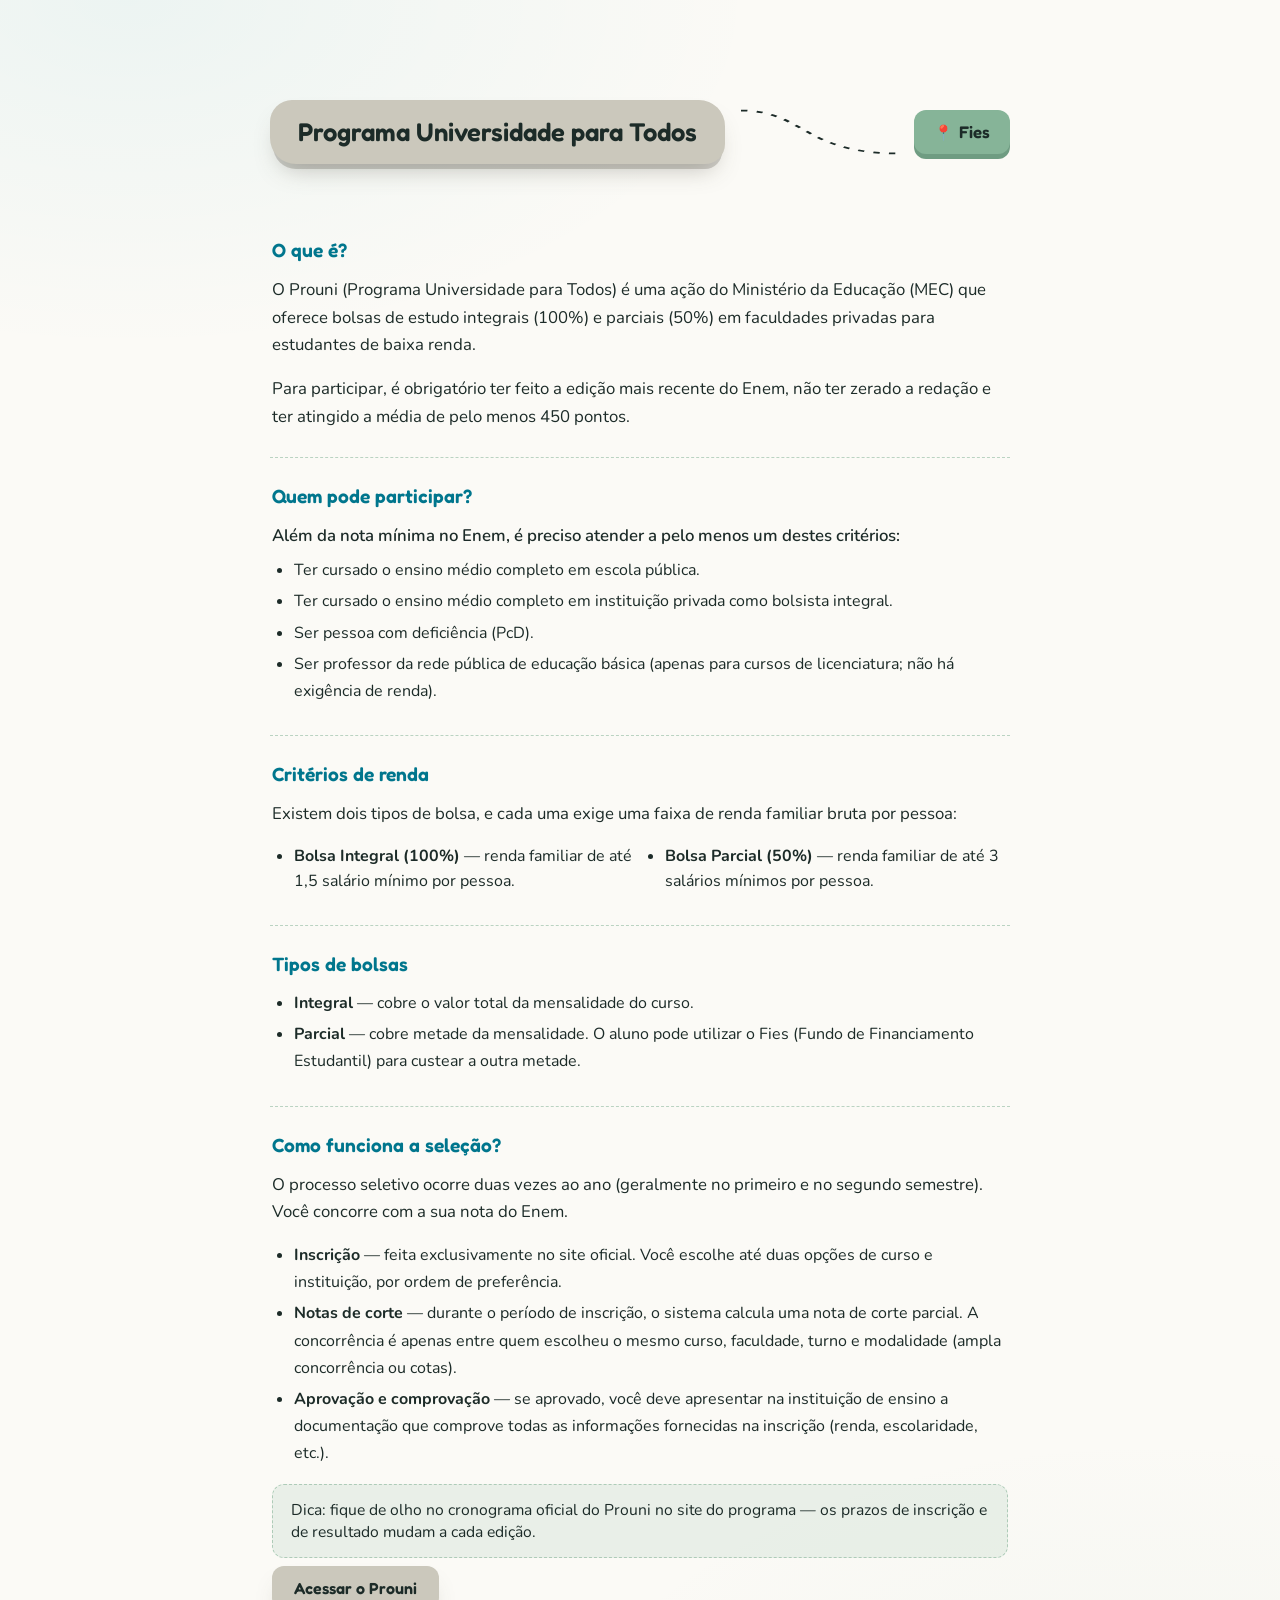
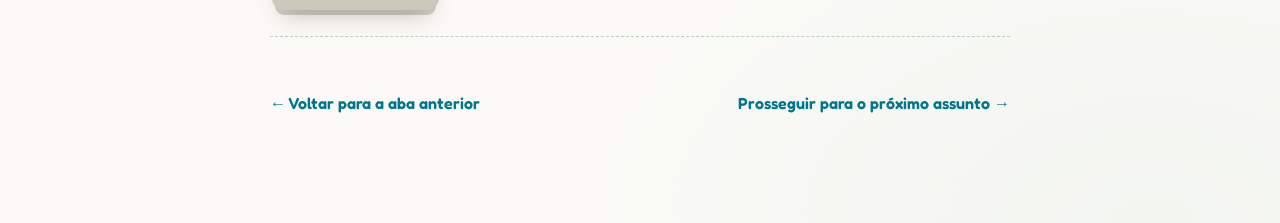
<file: prouni.html>
<!DOCTYPE html>
<html lang="pt-BR">
<head>
<meta charset="UTF-8">
<meta name="viewport" content="width=device-width, initial-scale=1.0">
<title>Prouni · Guia Jovem</title>
<link rel="icon" type="image/png" href="favicon.png">
<link rel="preconnect" href="https://fonts.googleapis.com">
<link rel="preconnect" href="https://fonts.gstatic.com" crossorigin>
<link href="https://fonts.googleapis.com/css2?family=Fredoka:wght@400;500;600;700&family=Nunito:wght@400;600;700;800&display=swap" rel="stylesheet">
<link rel="stylesheet" href="styles.css">
</head>
<body class="p-prouni">
<div class="page">
  <div class="top-row">
    <!-- Coloque o arquivo da logo em: /logo.png (mesma pasta deste arquivo) -->
  </div>

  <div class="title-trail">
    <div class="badge tan">Programa Universidade para Todos</div>
    <svg class="connector" viewBox="0 0 100 70" preserveAspectRatio="none" aria-hidden="true"><path d="M0,10 C 40,10 40,60 100,60" fill="none" stroke="#1c2b28" stroke-width="2" stroke-dasharray="4 6"/></svg>
    <a class="shortcut-pill" href="fies.html">Fies</a>
  </div>

  <div class="section">
    <h3>O que é?</h3>
    <p>O Prouni (Programa Universidade para Todos) é uma ação do Ministério da Educação (MEC) que oferece bolsas de estudo integrais (100%) e parciais (50%) em faculdades privadas para estudantes de baixa renda.</p>
    <p>Para participar, é obrigatório ter feito a edição mais recente do Enem, não ter zerado a redação e ter atingido a média de pelo menos 450 pontos.</p>
  </div>

  <div class="section">
    <h3>Quem pode participar?</h3>
    <p class="lead-in">Além da nota mínima no Enem, é preciso atender a pelo menos um destes critérios:</p>
    <ul>
      <li>Ter cursado o ensino médio completo em escola pública.</li>
      <li>Ter cursado o ensino médio completo em instituição privada como bolsista integral.</li>
      <li>Ser pessoa com deficiência (PcD).</li>
      <li>Ser professor da rede pública de educação básica (apenas para cursos de licenciatura; não há exigência de renda).</li>
    </ul>
  </div>

  <div class="section">
    <h3>Critérios de renda</h3>
    <p>Existem dois tipos de bolsa, e cada uma exige uma faixa de renda familiar bruta por pessoa:</p>
    <ul class="cotas-grid">
      <li><strong>Bolsa Integral (100%)</strong> — renda familiar de até 1,5 salário mínimo por pessoa.</li>
      <li><strong>Bolsa Parcial (50%)</strong> — renda familiar de até 3 salários mínimos por pessoa.</li>
    </ul>
  </div>

  <div class="section">
    <h3>Tipos de bolsas</h3>
    <ul>
      <li><strong>Integral</strong> — cobre o valor total da mensalidade do curso.</li>
      <li><strong>Parcial</strong> — cobre metade da mensalidade. O aluno pode utilizar o Fies (Fundo de Financiamento Estudantil) para custear a outra metade.</li>
    </ul>
  </div>

  <div class="section">
    <h3>Como funciona a seleção?</h3>
    <p>O processo seletivo ocorre duas vezes ao ano (geralmente no primeiro e no segundo semestre). Você concorre com a sua nota do Enem.</p>
    <ul>
      <li><strong>Inscrição</strong> — feita exclusivamente no site oficial. Você escolhe até duas opções de curso e instituição, por ordem de preferência.</li>
      <li><strong>Notas de corte</strong> — durante o período de inscrição, o sistema calcula uma nota de corte parcial. A concorrência é apenas entre quem escolheu o mesmo curso, faculdade, turno e modalidade (ampla concorrência ou cotas).</li>
      <li><strong>Aprovação e comprovação</strong> — se aprovado, você deve apresentar na instituição de ensino a documentação que comprove todas as informações fornecidas na inscrição (renda, escolaridade, etc.).</li>
    </ul>
    <div class="tip">Dica: fique de olho no cronograma oficial do Prouni no site do programa — os prazos de inscrição e de resultado mudam a cada edição.</div>
    <div class="links-row"><a class="ext-link" href="https://prouniportal.mec.gov.br" target="_blank" rel="noopener">Acessar o Prouni</a></div>
  </div>

  <div class="page-nav">
    <a class="back" href="sisu.html">← Voltar para a aba anterior</a>
    <a class="next" href="fies.html">Prosseguir para o próximo assunto →</a>
  </div>

</div>
<script src="script.js" defer></script>
</body>
</html>
</file>
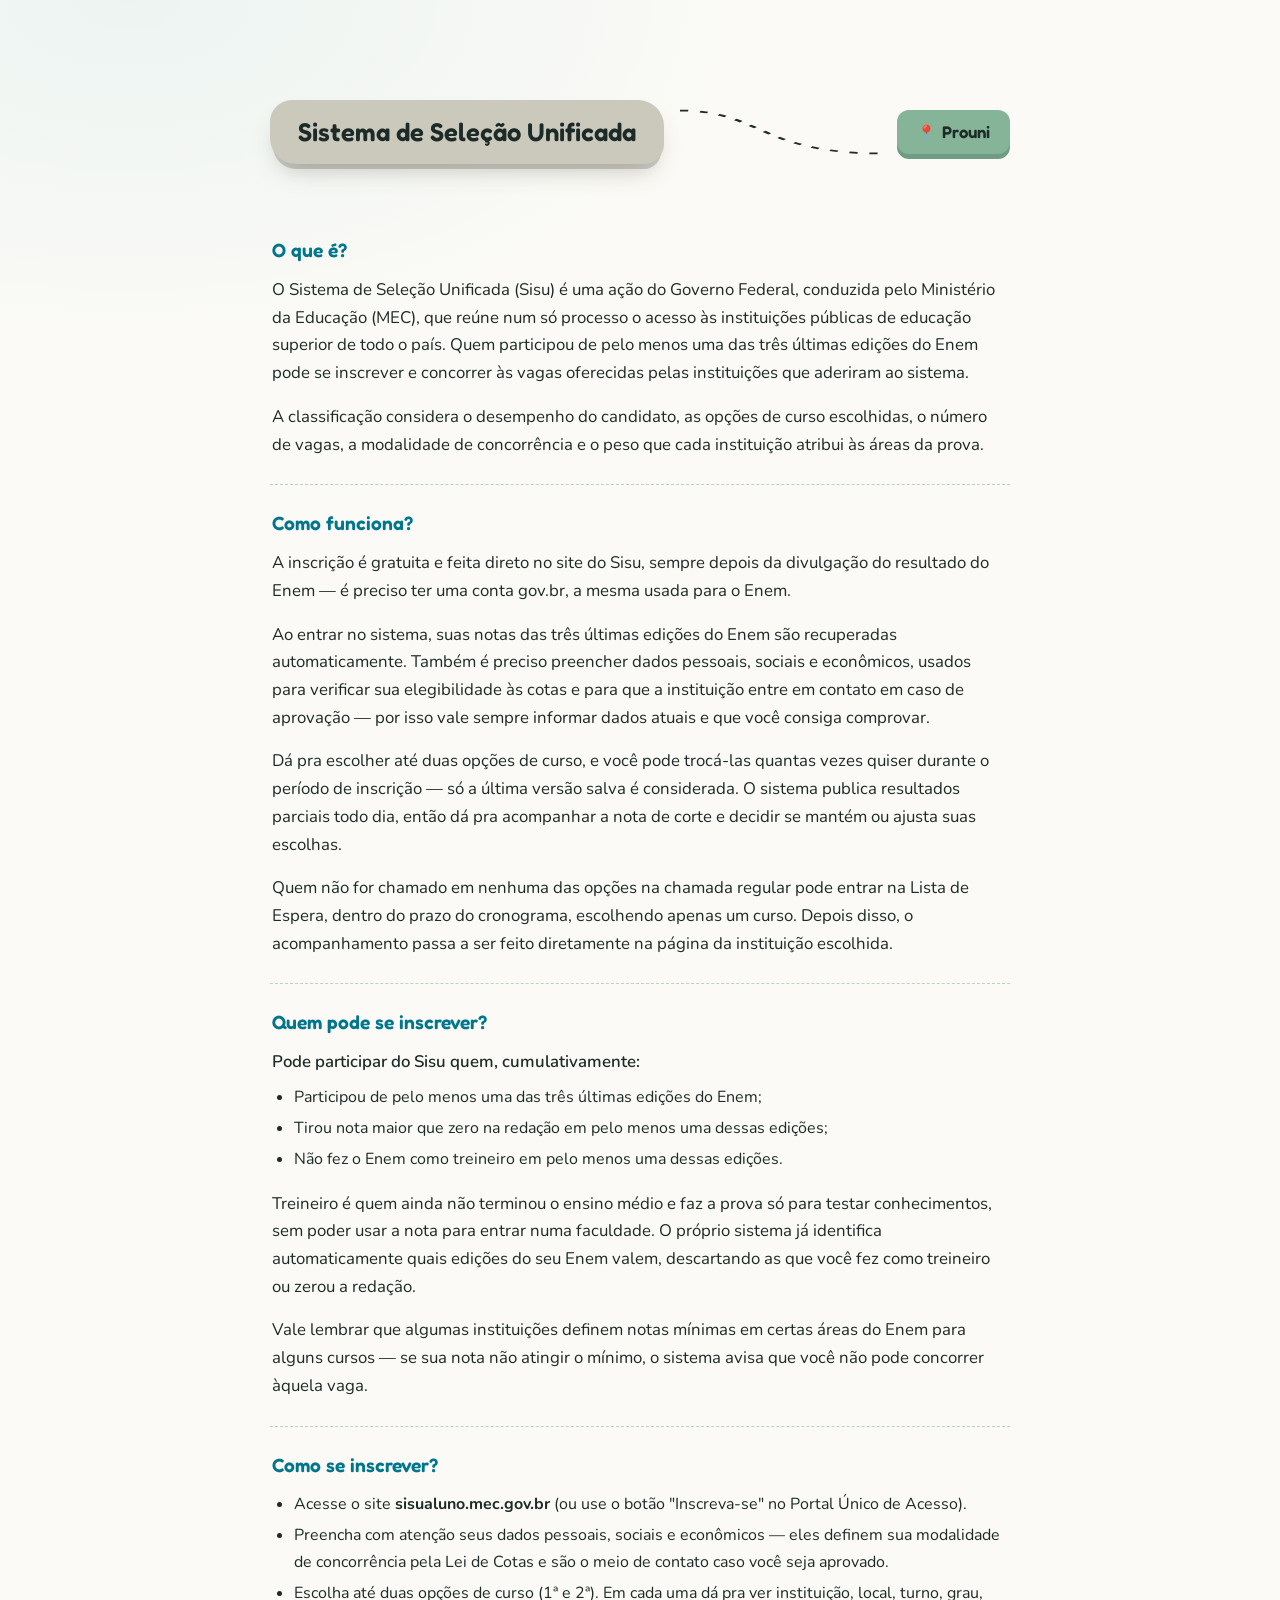
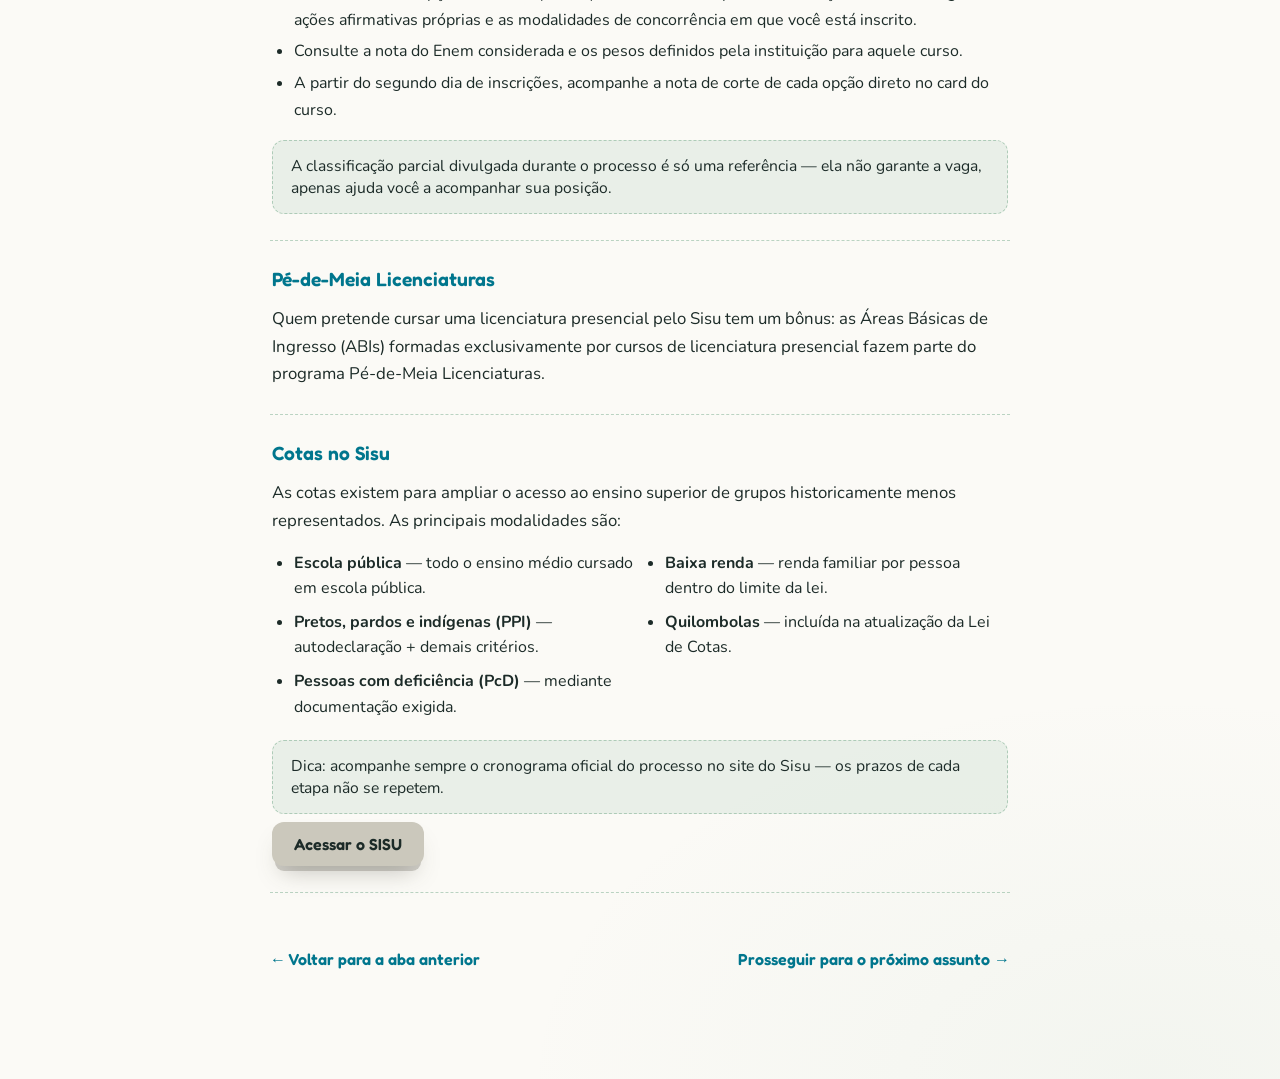
<file: sisu.html>
<!DOCTYPE html>
<html lang="pt-BR">
<head>
<meta charset="UTF-8">
<meta name="viewport" content="width=device-width, initial-scale=1.0">
<title>SISU · Guia Jovem</title>
<link rel="icon" type="image/png" href="favicon.png">
<link rel="preconnect" href="https://fonts.googleapis.com">
<link rel="preconnect" href="https://fonts.gstatic.com" crossorigin>
<link href="https://fonts.googleapis.com/css2?family=Fredoka:wght@400;500;600;700&family=Nunito:wght@400;600;700;800&display=swap" rel="stylesheet">
<link rel="stylesheet" href="styles.css">
</head>
<body class="p-sisu">
<div class="page">
  <div class="top-row">
    <!-- Coloque o arquivo da logo em: /logo.png (mesma pasta deste arquivo) -->
  </div>

  <div class="title-trail">
    <div class="badge tan">Sistema de Seleção Unificada</div>
    <svg class="connector" viewBox="0 0 100 70" preserveAspectRatio="none" aria-hidden="true"><path d="M0,10 C 40,10 40,60 100,60" fill="none" stroke="#1c2b28" stroke-width="2" stroke-dasharray="4 6"/></svg>
    <a class="shortcut-pill" href="prouni.html">Prouni</a>
  </div>

  <div class="section">
    <h3>O que é?</h3>
    <p>O Sistema de Seleção Unificada (Sisu) é uma ação do Governo Federal, conduzida pelo Ministério da Educação (MEC), que reúne num só processo o acesso às instituições públicas de educação superior de todo o país. Quem participou de pelo menos uma das três últimas edições do Enem pode se inscrever e concorrer às vagas oferecidas pelas instituições que aderiram ao sistema.</p>
    <p>A classificação considera o desempenho do candidato, as opções de curso escolhidas, o número de vagas, a modalidade de concorrência e o peso que cada instituição atribui às áreas da prova.</p>
  </div>

  <div class="section">
    <h3>Como funciona?</h3>
    <p>A inscrição é gratuita e feita direto no site do Sisu, sempre depois da divulgação do resultado do Enem — é preciso ter uma conta gov.br, a mesma usada para o Enem.</p>
    <p>Ao entrar no sistema, suas notas das três últimas edições do Enem são recuperadas automaticamente. Também é preciso preencher dados pessoais, sociais e econômicos, usados para verificar sua elegibilidade às cotas e para que a instituição entre em contato em caso de aprovação — por isso vale sempre informar dados atuais e que você consiga comprovar.</p>
    <p>Dá pra escolher até duas opções de curso, e você pode trocá-las quantas vezes quiser durante o período de inscrição — só a última versão salva é considerada. O sistema publica resultados parciais todo dia, então dá pra acompanhar a nota de corte e decidir se mantém ou ajusta suas escolhas.</p>
    <p>Quem não for chamado em nenhuma das opções na chamada regular pode entrar na Lista de Espera, dentro do prazo do cronograma, escolhendo apenas um curso. Depois disso, o acompanhamento passa a ser feito diretamente na página da instituição escolhida.</p>
  </div>

  <div class="section">
    <h3>Quem pode se inscrever?</h3>
    <p class="lead-in">Pode participar do Sisu quem, cumulativamente:</p>
    <ul>
      <li>Participou de pelo menos uma das três últimas edições do Enem;</li>
      <li>Tirou nota maior que zero na redação em pelo menos uma dessas edições;</li>
      <li>Não fez o Enem como treineiro em pelo menos uma dessas edições.</li>
    </ul>
    <p>Treineiro é quem ainda não terminou o ensino médio e faz a prova só para testar conhecimentos, sem poder usar a nota para entrar numa faculdade. O próprio sistema já identifica automaticamente quais edições do seu Enem valem, descartando as que você fez como treineiro ou zerou a redação.</p>
    <p>Vale lembrar que algumas instituições definem notas mínimas em certas áreas do Enem para alguns cursos — se sua nota não atingir o mínimo, o sistema avisa que você não pode concorrer àquela vaga.</p>
  </div>

  <div class="section">
    <h3>Como se inscrever?</h3>
    <ul>
      <li>Acesse o site <strong>sisualuno.mec.gov.br</strong> (ou use o botão "Inscreva-se" no Portal Único de Acesso).</li>
      <li>Preencha com atenção seus dados pessoais, sociais e econômicos — eles definem sua modalidade de concorrência pela Lei de Cotas e são o meio de contato caso você seja aprovado.</li>
      <li>Escolha até duas opções de curso (1ª e 2ª). Em cada uma dá pra ver instituição, local, turno, grau, ações afirmativas próprias e as modalidades de concorrência em que você está inscrito.</li>
      <li>Consulte a nota do Enem considerada e os pesos definidos pela instituição para aquele curso.</li>
      <li>A partir do segundo dia de inscrições, acompanhe a nota de corte de cada opção direto no card do curso.</li>
    </ul>
    <div class="tip">A classificação parcial divulgada durante o processo é só uma referência — ela não garante a vaga, apenas ajuda você a acompanhar sua posição.</div>
  </div>

  <div class="section">
    <h3>Pé-de-Meia Licenciaturas</h3>
    <p>Quem pretende cursar uma licenciatura presencial pelo Sisu tem um bônus: as Áreas Básicas de Ingresso (ABIs) formadas exclusivamente por cursos de licenciatura presencial fazem parte do programa Pé-de-Meia Licenciaturas.</p>
  </div>

  <div class="section">
    <h3>Cotas no Sisu</h3>
    <p>As cotas existem para ampliar o acesso ao ensino superior de grupos historicamente menos representados. As principais modalidades são:</p>
    <ul class="cotas-grid">
      <li><strong>Escola pública</strong> — todo o ensino médio cursado em escola pública.</li>
      <li><strong>Baixa renda</strong> — renda familiar por pessoa dentro do limite da lei.</li>
      <li><strong>Pretos, pardos e indígenas (PPI)</strong> — autodeclaração + demais critérios.</li>
      <li><strong>Quilombolas</strong> — incluída na atualização da Lei de Cotas.</li>
      <li><strong>Pessoas com deficiência (PcD)</strong> — mediante documentação exigida.</li>
    </ul>
    <div class="tip">Dica: acompanhe sempre o cronograma oficial do processo no site do Sisu — os prazos de cada etapa não se repetem.</div>
    <div class="links-row"><a class="ext-link" href="https://sisualuno.mec.gov.br" target="_blank" rel="noopener">Acessar o SISU</a></div>
  </div>

  <div class="page-nav">
    <a class="back" href="enem.html">← Voltar para a aba anterior</a>
    <a class="next" href="prouni.html">Prosseguir para o próximo assunto →</a>
  </div>

</div>
<script src="script.js" defer></script>
</body>
</html>
</file>
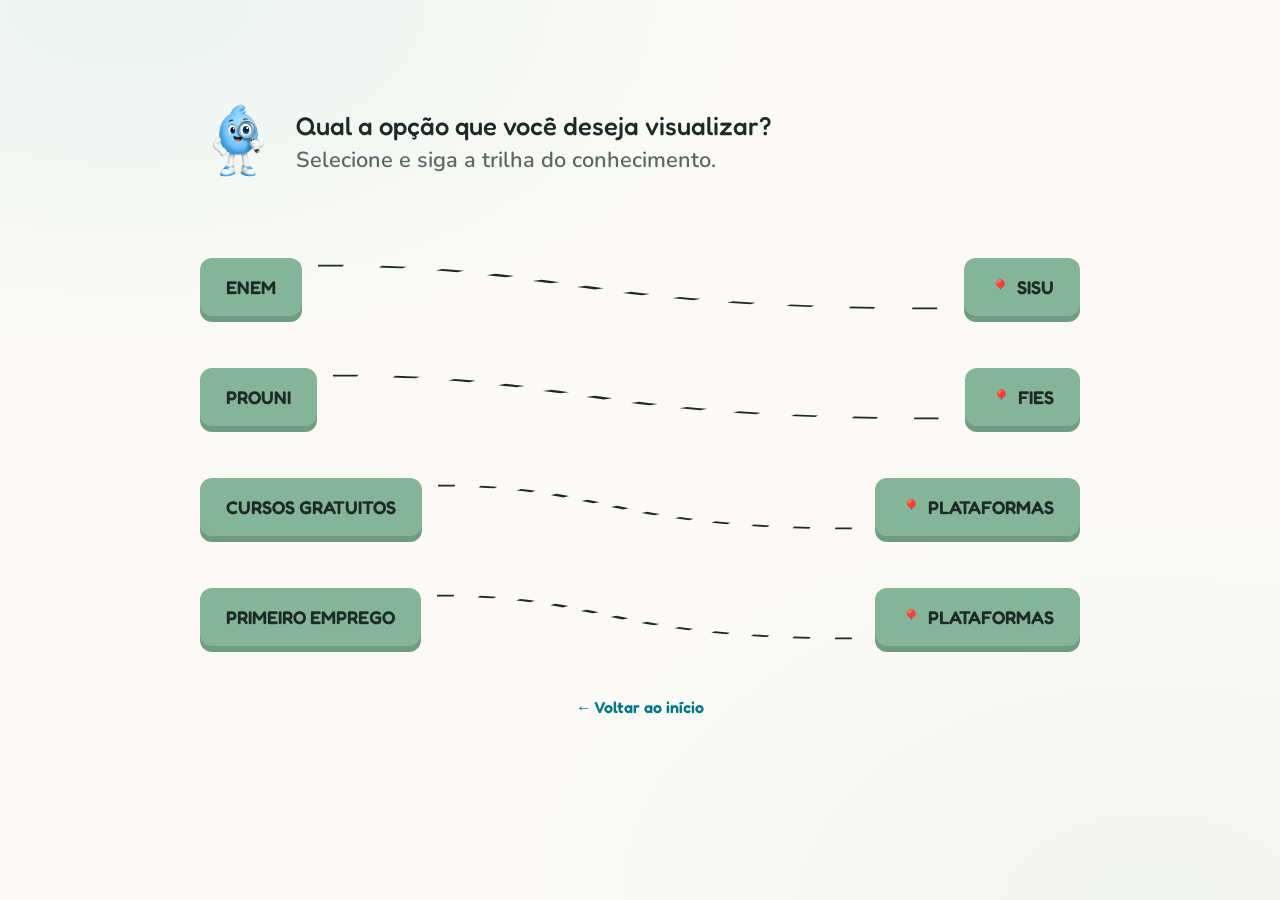
<file: trilha.html>
<!DOCTYPE html>
<html lang="pt-BR">
<head>
<meta charset="UTF-8">
<meta name="viewport" content="width=device-width, initial-scale=1.0">
<title>Guia Jovem · Trilha</title>
<link rel="icon" type="image/png" href="favicon.png">
<link rel="preconnect" href="https://fonts.googleapis.com">
<link rel="preconnect" href="https://fonts.gstatic.com" crossorigin>
<link href="https://fonts.googleapis.com/css2?family=Fredoka:wght@400;500;600;700&family=Nunito:wght@400;600;700;800&display=swap" rel="stylesheet">
<link rel="stylesheet" href="styles.css">
</head>
<body>

<!-- ===================== SCREEN 2: TRILHA ===================== -->
<section class="screen" id="screen-trail">

  <div class="trail-header">
    <!-- Coloque o arquivo do mascote em: /mascote.png (mesma pasta deste arquivo) -->
    <img src="mascote.png" alt="Mascote Guia Jovem">
    <h2>Qual a opção que você deseja visualizar?
      <span class="sub">Selecione e siga a trilha do conhecimento.</span>
    </h2>
  </div>

  <div class="trail" id="trail">

    <div class="trail-row">
      <a class="trail-btn origem" href="enem.html">ENEM</a>
      <svg class="connector" viewBox="0 0 100 70" preserveAspectRatio="none" aria-hidden="true"><path d="M0,10 C 40,10 40,60 100,60" fill="none" stroke="#1c2b28" stroke-width="2" stroke-dasharray="4 6"/></svg>
      <div class="mobile-connector" aria-hidden="true"></div>
      <a class="trail-btn destino" href="sisu.html">SISU</a>
    </div>

    <div class="trail-row">
      <a class="trail-btn origem" href="prouni.html">PROUNI</a>
      <svg class="connector" viewBox="0 0 100 70" preserveAspectRatio="none" aria-hidden="true"><path d="M0,10 C 40,10 40,60 100,60" fill="none" stroke="#1c2b28" stroke-width="2" stroke-dasharray="4 6"/></svg>
      <div class="mobile-connector" aria-hidden="true"></div>
      <a class="trail-btn destino" href="fies.html">FIES</a>
    </div>

    <div class="trail-row">
      <a class="trail-btn origem" href="cursos-gratuitos.html">CURSOS GRATUITOS</a>
      <svg class="connector" viewBox="0 0 100 70" preserveAspectRatio="none" aria-hidden="true"><path d="M0,10 C 40,10 40,60 100,60" fill="none" stroke="#1c2b28" stroke-width="2" stroke-dasharray="4 6"/></svg>
      <div class="mobile-connector" aria-hidden="true"></div>
      <a class="trail-btn destino" href="plataformas-cursos.html">PLATAFORMAS</a>
    </div>

    <div class="trail-row">
      <a class="trail-btn origem" href="primeiro-emprego.html">PRIMEIRO EMPREGO</a>
      <svg class="connector" viewBox="0 0 100 70" preserveAspectRatio="none" aria-hidden="true"><path d="M0,10 C 40,10 40,60 100,60" fill="none" stroke="#1c2b28" stroke-width="2" stroke-dasharray="4 6"/></svg>
      <div class="mobile-connector" aria-hidden="true"></div>
      <a class="trail-btn destino" href="plataformas-emprego.html">PLATAFORMAS</a>
    </div>

  </div>

  <a class="back-link" href="index.html">← Voltar ao início</a>
</section>

</body>
</html>
</file>
<file: styles.css>
:root{
  --teal:#0097B2;
  --teal-dark:#00768d;
  --sage:#86B498;
  --sage-dark:#6f9c82;
  --ink:#1c2b28;
  --blue:#0075FF;
  --blue-dark:#0058c4;
  --paper:#fbfaf6;
  --light-select:#CBC8BC;
  --light-select-dark:#A8A498;
}

*{ box-sizing:border-box; }

@media (prefers-reduced-motion: reduce){
  *, *::before, *::after{
    animation-duration:0.001ms !important;
    animation-iteration-count:1 !important;
    transition-duration:0.001ms !important;
  }
}

body{
  margin:0;
  font-family:'Nunito', sans-serif;
  color:var(--ink);
  background-color:var(--paper);
  background-image:
    radial-gradient(ellipse 900px 500px at 10% 0%, rgba(0,151,178,0.06), transparent 70%),
    radial-gradient(ellipse 900px 550px at 90% 100%, rgba(134,180,152,0.07), transparent 70%);
  background-repeat:no-repeat;
  min-height:100vh;
}

h1,h2,h3, .display{ font-family:'Fredoka', sans-serif; }

button:focus-visible, a:focus-visible, summary:focus-visible{
  outline:3px solid var(--blue-dark);
  outline-offset:3px;
  border-radius:8px;
}

.screen{
  min-height:100vh;
  width:100%;
  display:flex;
  flex-direction:column;
  align-items:center;
  padding: 56px 24px 90px;
}

footer{ margin-top:60px; font-size:0.8rem; color:#8b948f; text-align:center; }

@media (min-width:1000px){
  .screen{ padding:72px 40px 100px; }
}

/* =====================================================
   PÁGINA 1 — Tela de boas-vindas (index.html)
   ===================================================== */

/* ---------- Small brand logo ---------- */
.brand-logo{ width:100%; max-width:680px; margin-bottom:28px; display:flex; }
.brand-logo img{ height:44px; width:auto; }

/* ---------- Hero: badge + mascot ---------- */
.hero{
  display:flex;
  align-items:center;
  justify-content:center;
  flex-wrap:wrap;
  gap:32px;
  width:100%;
  max-width:960px;
  margin-bottom:56px;
}
.hero .badge-wrap{ margin-bottom:0; flex:1 1 320px; }
.hero-mascot{ flex:0 0 auto; width:200px; max-width:42vw; order:-1; }
.hero-mascot img{ width:100%; height:auto; display:block; }

@media (min-width:760px){
  .hero-mascot{ order:1; width:230px; }
}

/* ---------- Header badge ---------- */
.badge-wrap{ width:100%; max-width:680px; margin-bottom:56px; }
.badge{
  background:var(--teal);
  color:#fff;
  display:inline-block;
  padding:22px 34px;
  border-radius:34px 40px 30px 42px;
  font-size:clamp(1.4rem, 3vw, 2.15rem);
  font-weight:600;
  line-height:1.25;
  box-shadow: 0 10px 0 -4px rgba(0,118,141,0.25), 0 18px 30px -12px rgba(0,151,178,0.45);
}

/* ---------- Nav accordion (Quem somos etc) — native <details> for
   built-in accessibility and zero-jank open/close ---------- */
.info-stack{
  width:100%;
  max-width:560px;
  display:flex;
  flex-direction:column;
  gap:20px;
  margin-bottom:14px;
}
.info-item{
  background:var(--sage);
  border-radius:14px;
  box-shadow: 0 6px 0 var(--sage-dark);
}
.info-item[open]{
  background:var(--teal);
  box-shadow: 0 6px 0 var(--teal-dark);
}
.info-item summary{
  all:unset;
  cursor:pointer;
  display:flex;
  align-items:center;
  justify-content:space-between;
  gap:12px;
  font-family:'Fredoka', sans-serif;
  font-weight:500;
  font-size:1.3rem;
  color:var(--ink);
  padding:16px 24px;
  list-style:none;
}
.info-item summary::-webkit-details-marker{ display:none; }
.info-item[open] summary{ color:#fff; }
.info-item summary .chevron{
  font-size:0.9rem;
  transform:rotate(0deg);
  transition: transform .15s ease;
  flex-shrink:0;
}
.info-item[open] summary .chevron{ transform:rotate(180deg); }
.info-item .panel-body{ padding:0 24px 20px; }
.info-item .panel-body p{ margin:0; font-size:1.02rem; line-height:1.55; color:#fff; }

@media (hover:hover) and (pointer:fine){
  .info-item:hover{ filter:brightness(1.03); }
}

/* ---------- CTA / Start ---------- */
.cta-wrap{
  margin-top:56px;
  display:flex;
  flex-direction:column;
  align-items:center;
  gap:16px;
  text-align:center;
}
.cta-question{
  font-family:'Fredoka', sans-serif;
  font-size:clamp(1.2rem, 2.6vw, 1.7rem);
  font-weight:500;
}
.start-btn{
  all:unset;
  cursor:pointer;
  font-family:'Fredoka', sans-serif;
  font-weight:700;
  font-size:1.4rem;
  letter-spacing:0.5px;
  color:#fff;
  background:linear-gradient(180deg, #2f95ff, var(--blue));
  padding:18px 62px;
  border-radius:40px;
  box-shadow: 0 7px 0 var(--blue-dark), 0 14px 26px -10px rgba(0,117,255,0.5);
  transition: transform .12s ease;
}
.start-btn:hover{ transform: translateY(-2px); }
.start-btn:active{ transform: translateY(4px); }
.start-btn.blink{ animation: blinkFlash .8s steps(1,end) 2; }
@keyframes blinkFlash{
  0%, 100% { opacity:1; }
  25%, 75% { opacity:0.2; }
  50% { opacity:1; }
}
.cta-hint{ font-size:0.9rem; color:#6d7975; font-style:italic; }

@media (min-width:1000px){
  .badge-wrap{ max-width:880px; }
  .info-stack{ max-width:600px; }
}

@media (max-width:600px){
  .info-stack, .badge-wrap{ max-width:100%; }
}

/* =====================================================
   PÁGINA 2 — Trilha (trilha.html)
   ===================================================== */

.trail-header{
  display:flex;
  align-items:center;
  gap:18px;
  width:100%;
  max-width:820px;
  margin-bottom:46px;
}
.trail-header img{ width:78px; height:auto; flex-shrink:0; }
.trail-header h2{
  font-size:clamp(1.15rem, 2.4vw, 1.6rem);
  font-weight:500;
  line-height:1.3;
  margin:0;
  color:var(--ink);
}
.trail-header .sub{
  display:block;
  font-size:0.85em;
  color:#5c6864;
  font-family:'Nunito', sans-serif;
  font-weight:600;
  margin-top:4px;
}

.trail{
  width:100%;
  max-width:820px;
  display:flex;
  flex-direction:column;
  gap:50px;
}
.trail-row{
  display:flex;
  flex-wrap:wrap;
  align-items:center;
  gap:16px;
  position:relative;
}
.trail-row svg.connector{
  flex:1 1 60px;
  min-width:50px;
  height:60px;
  overflow:visible;
  pointer-events:none;
}

.trail-btn{
  display:inline-block;
  cursor:pointer;
  font-family:'Fredoka', sans-serif;
  font-weight:600;
  font-size:1.15rem;
  text-align:center;
  text-decoration:none;
  padding:18px 26px;
  border-radius:12px;
  background:var(--sage);
  color:var(--ink);
  box-shadow: 0 6px 0 var(--sage-dark);
  transition: transform .12s ease, background-color .1s ease;
  flex:0 0 auto;
}
.trail-btn.destino:before{ content:"📍"; margin-right:6px; font-size:0.9em; }
@media (hover:hover) and (pointer:fine){
  .trail-btn:hover{ transform:translateY(-2px); }
}
.trail-btn:active,
.trail-btn:focus-visible{
  background:var(--light-select);
  box-shadow: 0 6px 0 var(--light-select-dark);
}

.back-link{
  all:unset;
  cursor:pointer;
  margin-top:50px;
  color:var(--teal-dark);
  font-family:'Fredoka', sans-serif;
  font-weight:600;
  font-size:1rem;
  display:flex;
  align-items:center;
  gap:6px;
}
.back-link:hover{ text-decoration:underline; }

.mobile-connector{ display:none; }

@media (min-width:1000px){
  .trail-header, .trail{ max-width:880px; }
}

@media (max-width:600px){
  .trail-row{ flex-direction:column; align-items:flex-start; gap:36px; padding-left:8px; }
  .trail-row svg.connector{ display:none; }
  .mobile-connector{
    display:block;
    position:absolute;
    left:22px;
    top:56px;
    width:2px;
    height:36px;
    background-image: linear-gradient(var(--ink) 55%, transparent 45%);
    background-size: 2px 10px;
    background-repeat: repeat-y;
  }
}

/* =====================================================
   PÁGINAS DE CONTEÚDO (enem.html, sisu.html, prouni.html, fies.html...)
   Tudo aqui é escopado dentro de ".page" pra nunca colidir com as
   classes da index.html / trilha.html (ex: ".badge" já existe lá
   com outro visual — aqui ele fica escopado por segurança).
   ===================================================== */

.page{
  max-width:760px;
  margin:0 auto;
  padding:40px 24px 90px;
}
@media (min-width:1000px){
  .page{ max-width:820px; padding:56px 40px 110px; }
}

.page .top-row{
  display:flex; align-items:center; margin-bottom:44px;
}
.page .top-row img.logo{ height:36px; width:auto; }

/* ---------- Título + atalho pra próxima página ---------- */
.page .title-trail{
  display:flex; flex-wrap:wrap; align-items:center; gap:16px;
  margin-bottom:48px;
}
.page .title-trail svg.connector{
  flex:1 1 60px; min-width:40px; height:60px; overflow:visible; pointer-events:none;
}
.page .badge{
  background:var(--teal); color:#fff; flex:0 0 auto;
  padding:16px 28px; border-radius:22px 26px 20px 26px;
  font-family:'Fredoka', sans-serif; font-weight:600; font-size:clamp(1.2rem,3.2vw,1.6rem);
  box-shadow: 0 8px 0 -3px rgba(80,76,64,0.25), 0 14px 24px -10px rgba(80,76,64,0.35);
}
.page .badge.tan{
  background:var(--light-select); color:var(--ink);
  box-shadow: 0 8px 0 -3px rgba(80,76,64,0.25), 0 14px 24px -10px rgba(80,76,64,0.35);
}
.page .shortcut-pill{
  flex:0 0 auto; display:inline-block; text-decoration:none;
  font-family:'Fredoka', sans-serif; font-weight:600; font-size:1.05rem; color:var(--ink);
  background:var(--sage); padding:12px 20px; border-radius:12px;
  box-shadow: 0 5px 0 var(--sage-dark); transition: transform .12s ease;
}
.page .shortcut-pill:before{ content:"📍"; margin-right:6px; font-size:0.9em; }
@media (hover:hover) and (pointer:fine){ .page .shortcut-pill:hover{ transform:translateY(-2px); } }
.page .shortcut-pill:active, .page .shortcut-pill:focus-visible{
  background:var(--light-select); box-shadow:0 5px 0 var(--light-select-dark);
}

/* ---------- Seções de conteúdo, sem card, só um divisor fino ---------- */
.page .section{
  padding:26px 2px;
  border-bottom:1px dashed rgba(134,180,152,0.55);
}
.page .section:last-of-type{ border-bottom:none; }
.page .section h3{
  font-size:1.2rem; font-weight:600; color:var(--teal-dark);
  margin:0 0 14px;
}
.page .section p{ line-height:1.65; font-size:1.05rem; margin:0 0 16px; }
.page .section p:last-child{ margin-bottom:0; }
.page .section p.lead-in{ margin-bottom:8px; font-weight:600; }
.page .section ul, .page .section ol{ margin:0 0 16px; padding-left:22px; line-height:1.7; }
.page .section ul:last-child, .page .section ol:last-child{ margin-bottom:0; }
.page .section ul li, .page .section ol li{ margin-bottom:4px; }
.page .section .sub-label{
  font-family:'Fredoka', sans-serif; font-weight:600; color:var(--ink);
  margin:16px 0 6px; font-size:1rem;
}
.page .section .sub-label:first-child{ margin-top:0; }

/* Lista de cotas em duas colunas quando tem espaço (desktop) */
.cotas-grid{
  display:grid; grid-template-columns:1fr; gap:4px 28px;
  margin:0 0 16px; padding-left:22px;
}
@media (min-width:700px){
  .cotas-grid{ grid-template-columns:1fr 1fr; }
}
.cotas-grid li{ margin-bottom:8px; line-height:1.6; }

.tip{
  margin-top:8px; padding:14px 18px; border-radius:12px;
  background:rgba(134,180,152,0.15); border:1px dashed rgba(134,180,152,0.6);
  font-size:0.98rem;
}

.page .links-row{ display:flex; flex-wrap:wrap; gap:12px; margin-top:8px; }
.page .ext-link{
  display:inline-block;
  background:var(--light-select); color:var(--ink);
  box-shadow: 0 8px 0 -3px rgba(80,76,64,0.25), 0 14px 24px -10px rgba(80,76,64,0.35);
  font-family:'Fredoka', sans-serif; font-weight:600; text-decoration:none;
  padding:12px 22px; border-radius:12px;
  transition: transform .12s ease;
}
@media (hover:hover) and (pointer:fine){ .page .ext-link:hover{ transform:translateY(-2px); } }
.page .ext-link:active{ transform:translateY(3px); }

/* ---------- Navegação de baixo, só texto ---------- */
.page .page-nav{
  display:flex; justify-content:space-between; align-items:center;
  gap:16px; margin-top:56px; flex-wrap:wrap;
}
.page .page-nav a{
  font-family:'Fredoka', sans-serif; font-weight:600; font-size:1rem;
  color:var(--teal-dark); text-decoration:none;
}
.page .page-nav a:hover{ text-decoration:underline; }
.page .page-nav a.next{ margin-left:auto; }

/* ---------- Ajuste específico só da página do ENEM ---------- */
.p-enem .top-row img.logo{ height:240px; }
.p-enem .badge{
  background:var(--light-select); color:var(--ink);
}

/* ---------- Quadro comparativo lado a lado (usado no FIES,
   pra comparar as duas modalidades) ---------- */
.page .compare-grid{
  display:grid; grid-template-columns:1fr; gap:14px; margin:0 0 16px;
}
@media (min-width:640px){
  .page .compare-grid{ grid-template-columns:1fr 1fr; }
}
.page .compare-card{
  border:1px solid rgba(134,180,152,0.5); border-radius:12px; padding:16px 18px;
}
.page .compare-card .num{
  display:block; font-family:'Fredoka', sans-serif; font-weight:700;
  color:var(--teal-dark); font-size:1.05rem; margin-bottom:8px;
}
.page .compare-card ul{ margin:0; padding-left:20px; }
.page .compare-card ul li{ font-size:0.96rem; line-height:1.55; margin-bottom:6px; }
.page .compare-card ul li:last-child{ margin-bottom:0; }

/* ---------- Passo a passo com rótulo em negrito (usado no FIES) ---------- */
.page .step{ margin-bottom:14px; }
.page .step:last-child{ margin-bottom:0; }
.page .step .step-label{
  font-family:'Fredoka', sans-serif; font-weight:600; color:var(--ink);
  margin-right:4px;
}

/* ---------- Ajuste específico só da página do FIES: o botão de
   link externo aqui é verde (sage), diferente do padrão bege (tan)
   usado nas outras páginas de conteúdo ---------- */
.p-fies .ext-link{
  background:var(--sage);
  box-shadow: 0 5px 0 var(--sage-dark);
}

/* ---------- Cartões de plataforma (usado em plataformas-cursos.html
   e reaproveitável em plataformas-emprego.html) ---------- */
.page .platform-list{
  display:flex; flex-direction:column; gap:16px; margin-top:4px;
}
.page .platform-card{
  display:flex; align-items:center; justify-content:space-between; gap:16px;
  flex-wrap:wrap;
  background:rgba(134,180,152,0.12);
  border:1px solid rgba(134,180,152,0.4);
  border-radius:14px;
  padding:18px 22px;
}
.page .platform-card .info{ flex:1 1 220px; }
.page .platform-card .info strong{
  display:block; font-family:'Fredoka', sans-serif; font-weight:600;
  font-size:1.08rem; color:var(--ink); margin-bottom:4px;
}
.page .platform-card .info span{ font-size:0.95rem; color:#4f5a56; }

/* dentro de um platform-card o botão não deve esticar — só aqui */
.page .platform-card .ext-link{ flex:0 0 auto; }

/* ---------- Caixa de citação destacada (usado no Primeiro Emprego,
   pro exemplo de objetivo no currículo) ---------- */
.page .quote-box{
  margin:0 0 16px; padding:16px 20px;
  background:rgba(0,151,178,0.08);
  border-left:3px solid var(--teal);
  border-radius:8px;
  font-style:italic;
  font-size:1.02rem;
  line-height:1.6;
}
</file>
